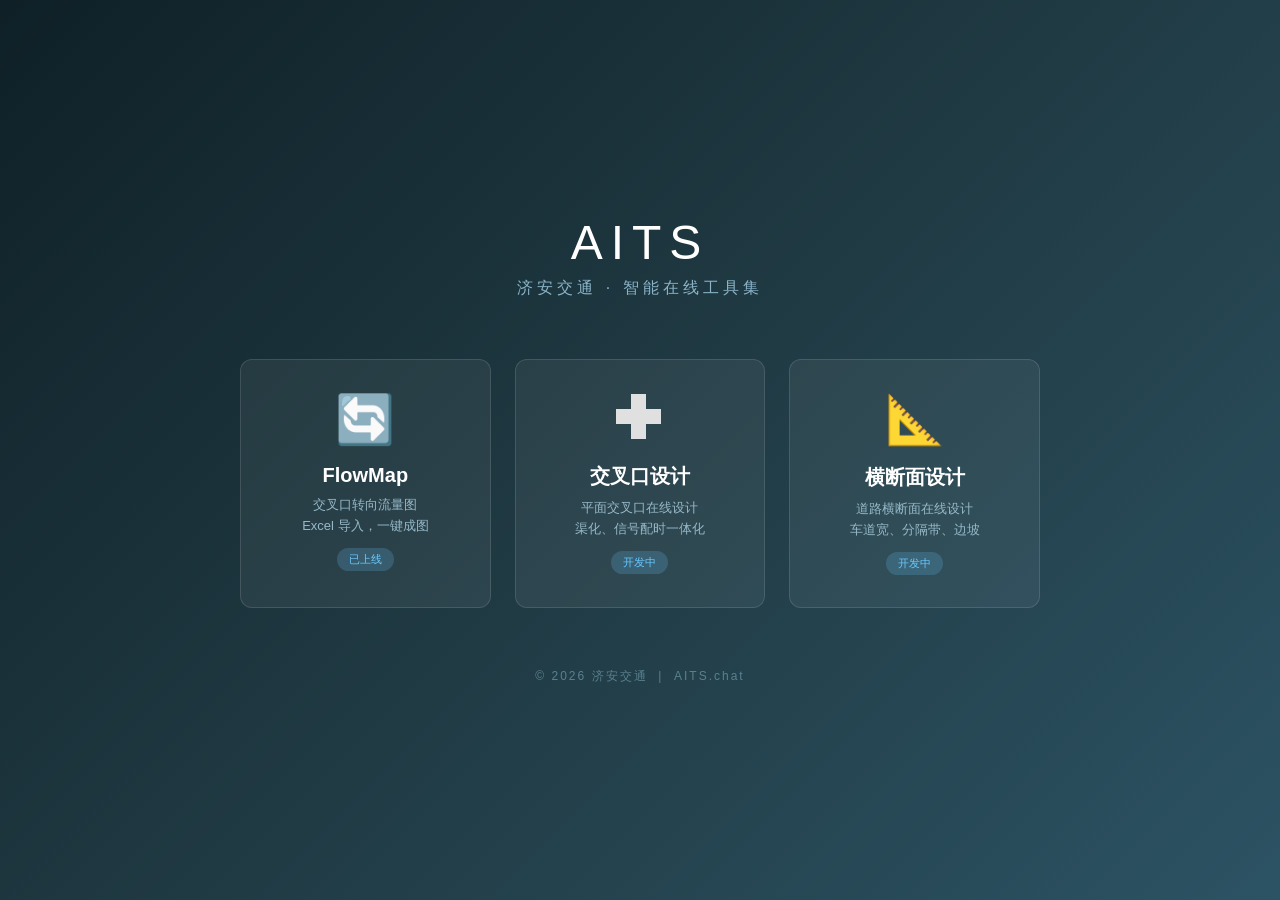
<file: index.html>
<!DOCTYPE html>
<html lang="zh-CN">
<head>
<meta charset="UTF-8">
<meta name="viewport" content="width=device-width, initial-scale=1.0">
<title>AITS — 智能交通系统在线工具</title>
<style>
  * { margin: 0; padding: 0; box-sizing: border-box; }
  body {
    font-family: "Microsoft YaHei", "PingFang SC", sans-serif;
    background: linear-gradient(135deg, #0f2027 0%, #203a43 50%, #2c5364 100%);
    min-height: 100vh;
    color: #e0e0e0;
    display: flex;
    flex-direction: column;
    align-items: center;
    justify-content: center;
    padding: 20px;
  }
  .container { max-width: 800px; width: 100%; }
  h1 {
    font-size: 48px;
    font-weight: 300;
    letter-spacing: 8px;
    text-align: center;
    margin-bottom: 8px;
    color: #fff;
  }
  .sub {
    text-align: center;
    color: #8ab4c8;
    font-size: 16px;
    letter-spacing: 4px;
    margin-bottom: 60px;
  }
  .tools {
    display: grid;
    grid-template-columns: repeat(auto-fit, minmax(220px, 1fr));
    gap: 24px;
  }
  .tool-card {
    background: rgba(255,255,255,0.06);
    border: 1px solid rgba(255,255,255,0.12);
    border-radius: 12px;
    padding: 32px 24px;
    text-decoration: none;
    color: #e0e0e0;
    transition: all 0.3s;
    display: flex;
    flex-direction: column;
    align-items: center;
    text-align: center;
  }
  .tool-card:hover {
    background: rgba(255,255,255,0.12);
    border-color: rgba(255,255,255,0.25);
    transform: translateY(-4px);
    box-shadow: 0 12px 40px rgba(0,0,0,0.3);
  }
  .icon {
    font-size: 48px;
    margin-bottom: 16px;
  }
  .tool-name {
    font-size: 20px;
    font-weight: 700;
    margin-bottom: 8px;
    color: #fff;
  }
  .tool-desc {
    font-size: 13px;
    color: #96b8c8;
    line-height: 1.6;
  }
  .tool-card.coming-soon {
    opacity: 0.6;
    cursor: default;
  }
  .tool-card.coming-soon:hover {
    transform: none;
    box-shadow: none;
    background: rgba(255,255,255,0.06);
    border-color: rgba(255,255,255,0.12);
  }
  .badge {
    display: inline-block;
    font-size: 11px;
    background: rgba(106, 200, 255, 0.2);
    color: #6ac8ff;
    padding: 4px 12px;
    border-radius: 20px;
    margin-top: 12px;
  }
  .footer {
    text-align: center;
    margin-top: 60px;
    font-size: 12px;
    color: #5a8090;
    letter-spacing: 2px;
  }
</style>
</head>
<body>
<div class="container">
  <h1>AITS</h1>
  <p class="sub">济安交通 · 智能在线工具集</p>

  <div class="tools">
    <a class="tool-card" href="/flowmap/">
      <div class="icon">🔄</div>
      <div class="tool-name">FlowMap</div>
      <div class="tool-desc">交叉口转向流量图<br>Excel 导入，一键成图</div>
      <span class="badge">已上线</span>
    </a>

    <a class="tool-card" href="/intersection/">
      <div class="icon">✚</div>
      <div class="tool-name">交叉口设计</div>
      <div class="tool-desc">平面交叉口在线设计<br>渠化、信号配时一体化</div>
      <span class="badge">开发中</span>
    </a>

    <a class="tool-card" href="/cross-section/">
      <div class="icon">📐</div>
      <div class="tool-name">横断面设计</div>
      <div class="tool-desc">道路横断面在线设计<br>车道宽、分隔带、边坡</div>
      <span class="badge">开发中</span>
    </a>
  </div>

  <div class="footer">© 2026 济安交通 &nbsp;|&nbsp; AITS.chat</div>
</div>
</body>
</html>
</file>
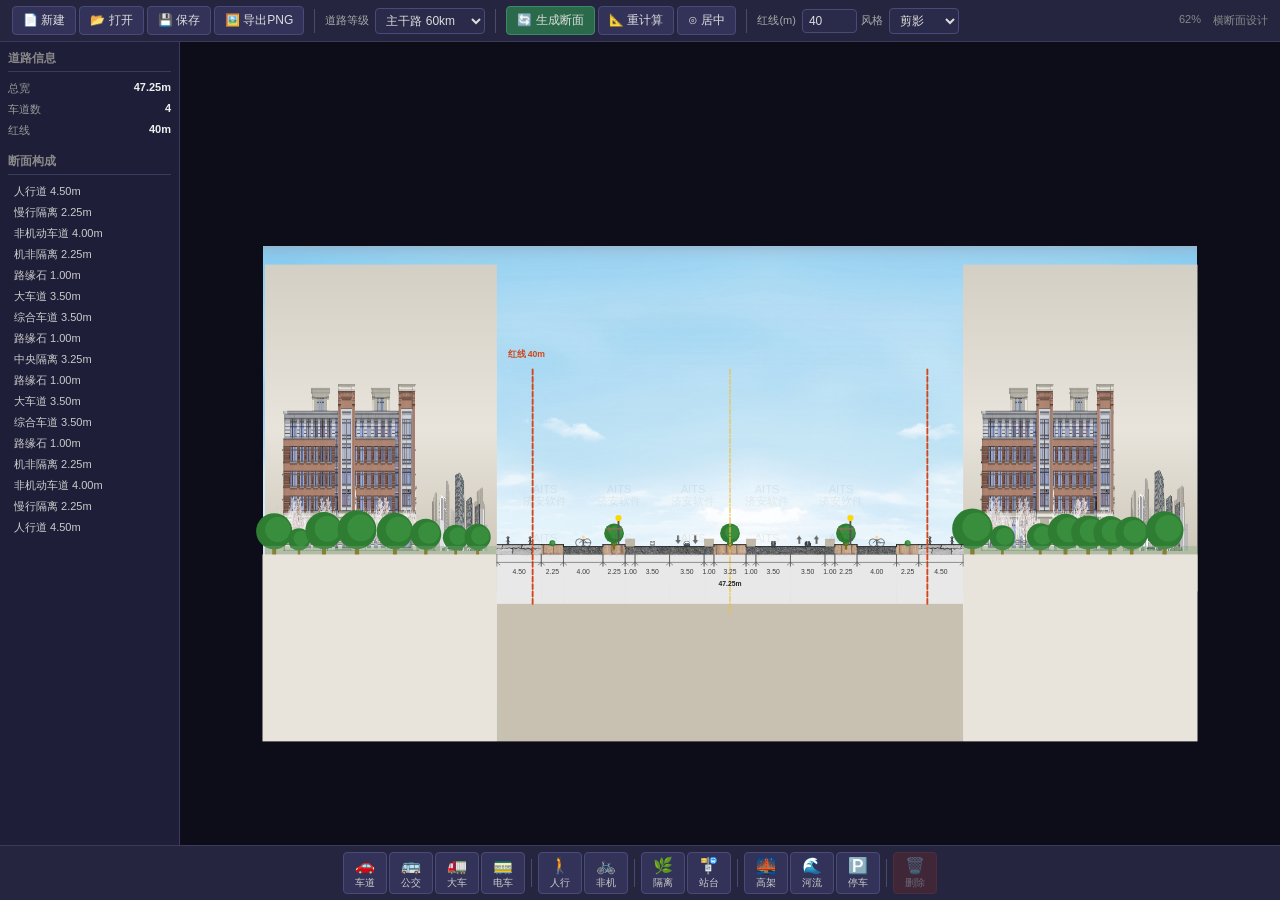
<file: cross-section/index.html>
<!DOCTYPE html>
<html lang="zh-CN">
<head>
<meta charset="UTF-8">
<meta name="viewport" content="width=device-width, initial-scale=1.0">
<title>横断面设计 - AITS</title>
<link rel="stylesheet" href="css/style.css?v=3.3">
</head>
<body>

<!-- 顶部工具栏 -->
<div id="top-toolbar">
  <div class="tb-group">
    <button class="tb-btn" id="btn-new" title="新建断面">📄 新建</button>
    <button class="tb-btn" id="btn-open" title="打开JSON文件">📂 打开</button>
    <button class="tb-btn" id="btn-save" title="保存到JSON">💾 保存</button>
    <button class="tb-btn" id="btn-export-png" title="导出PNG图片">🖼️ 导出PNG</button>
  </div>
  <div class="tb-sep"></div>
  <div class="tb-group">
    <label class="tb-label">道路等级</label>
    <select id="sel-grade" class="tb-select">
      <option value="0">快速路 100km</option>
      <option value="1">快速路 80km</option>
      <option value="2" selected>主干路 60km</option>
      <option value="3">主干路 50km</option>
      <option value="4">主干路 40km</option>
      <option value="5">次干路 40km</option>
      <option value="6">次干路 30km</option>
      <option value="7">支路 20km</option>
    </select>
  </div>
  <div class="tb-sep"></div>
  <div class="tb-group">
    <button class="tb-btn accent" id="btn-generate">🔄 生成断面</button>
    <button class="tb-btn" id="btn-recalc">📐 重计算</button>
    <button class="tb-btn" id="btn-center">⊙ 居中</button>
  </div>
  <div class="tb-sep"></div>
  <div class="tb-group">
    <label class="tb-label">红线(m)</label>
    <input type="number" id="input-redline" class="tb-input" value="40" min="10" max="100" step="1">
  </div>
  <div class="tb-group">
    <label class="tb-label">风格</label>
    <select id="sel-style" class="tb-select" style="width:70px">
      <option value="0">实景</option>
      <option value="1" selected>剪影</option>
    </select>
  </div>
  <div class="tb-right">
    <span id="status-zoom" class="tb-status">100%</span>
    <span id="status-info" class="tb-status">横断面设计</span>
  </div>
</div>

<!-- 主区域 -->
<div id="main-area">
  <!-- 左侧道路信息面板 -->
  <div id="left-panel">
    <div class="panel-section">
      <h3>道路信息</h3>
      <div class="info-row"><span class="ilabel">总宽</span><span class="ivalue" id="info-total-width">--</span></div>
      <div class="info-row"><span class="ilabel">车道数</span><span class="ivalue" id="info-lane-count">--</span></div>
      <div class="info-row"><span class="ilabel">红线</span><span class="ivalue" id="info-redline">--</span></div>
    </div>
    <div class="panel-section">
      <h3>断面构成</h3>
      <div id="element-list"></div>
    </div>
  </div>

  <!-- 画布 -->
  <div id="canvas-container">
    <canvas id="main-canvas"></canvas>
    <div id="loading-overlay" style="display:none">
      <div class="spinner"></div>
      <p>加载中...</p>
    </div>
  </div>

  <!-- 右侧属性面板 -->
  <div id="right-panel" style="display:none">
    <h3>元素属性</h3>
    <div id="prop-content"></div>
  </div>
</div>

<!-- 底部元素工具栏 -->
<div id="bottom-toolbar">
  <button class="elem-btn" data-type="Vehicle" title="机动车道">
    <span class="eicon">🚗</span><span>车道</span>
  </button>
  <button class="elem-btn" data-type="Bus" title="公交专用道">
    <span class="eicon">🚌</span><span>公交</span>
  </button>
  <button class="elem-btn" data-type="Truck" title="大车道">
    <span class="eicon">🚛</span><span>大车</span>
  </button>
  <button class="elem-btn" data-type="Tramcar" title="有轨电车">
    <span class="eicon">🚃</span><span>电车</span>
  </button>
  <span class="btb-sep"></span>
  <button class="elem-btn" data-type="Pedestrian" title="人行道">
    <span class="eicon">🚶</span><span>人行</span>
  </button>
  <button class="elem-btn" data-type="Bicycle" title="非机动车道">
    <span class="eicon">🚲</span><span>非机</span>
  </button>
  <span class="btb-sep"></span>
  <button class="elem-btn" data-type="IsoBelt" title="隔离带">
    <span class="eicon">🌿</span><span>隔离</span>
  </button>
  <button class="elem-btn" data-type="BusStop" title="公交站台">
    <span class="eicon">🚏</span><span>站台</span>
  </button>
  <span class="btb-sep"></span>
  <button class="elem-btn" data-type="UserDefine" data-ud="Overpass" title="高架">
    <span class="eicon">🌉</span><span>高架</span>
  </button>
  <button class="elem-btn" data-type="UserDefine" data-ud="Water" title="河流">
    <span class="eicon">🌊</span><span>河流</span>
  </button>
  <button class="elem-btn" data-type="UserDefine" data-ud="ParkLane" title="停车带">
    <span class="eicon">🅿️</span><span>停车</span>
  </button>
  <span class="btb-sep"></span>
  <button class="elem-btn danger" id="btn-delete" title="删除选中元素" disabled>
    <span class="eicon">🗑️</span><span>删除</span>
  </button>
</div>

<!-- 隐藏的文件输入 -->
<input type="file" id="file-open" accept=".json" style="display:none">

<script src="js/models.js?v=3.3"></script>
<script src="js/canvas-render.js?v=3.3"></script>
<script src="js/main.js?v=3.3"></script>
</body>
</html>
</file>
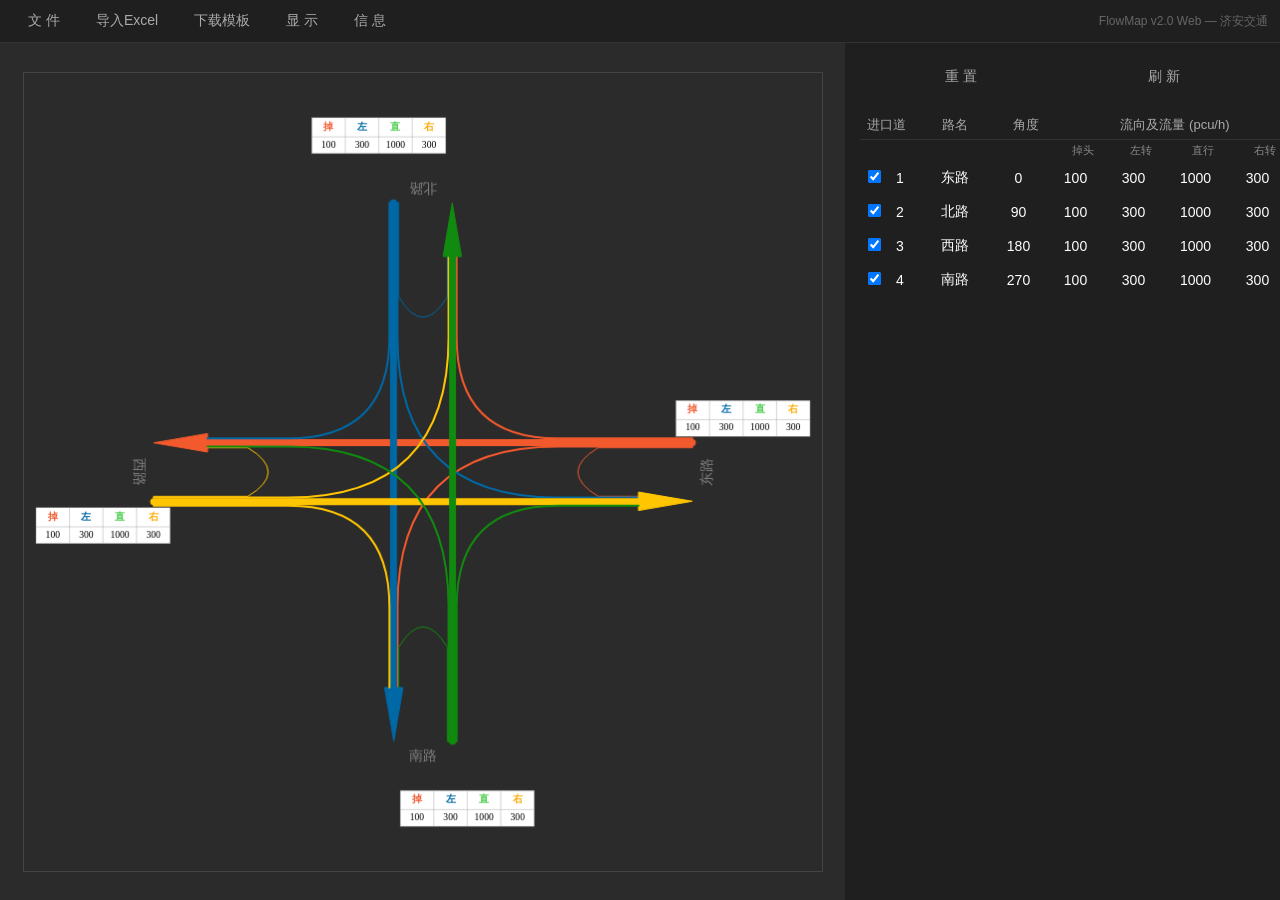
<file: flowmap/index.html>
<!DOCTYPE html>
<html lang="zh-CN">
<head>
<meta charset="UTF-8">
<script src="https://cdn.sheetjs.com/xlsx-0.20.2/package/dist/xlsx.full.min.js"></script>
<meta name="viewport" content="width=device-width, initial-scale=1.0">
<title>FlowMap 流量图设计 - Web版</title>
<style>
*{margin:0;padding:0;box-sizing:border-box}
body{font-family:'Microsoft YaHei','微软雅黑',sans-serif;background:#2b2b2b;color:#aaa;overflow:hidden;height:100vh}
#app{display:flex;flex-direction:column;height:100vh}

/* 顶部工具栏 */
#toolbar{display:flex;align-items:center;padding:4px 12px;background:#1f1f1f;border-bottom:1px solid #333;gap:4px;flex-shrink:0}
#toolbar button{background:transparent;border:none;color:#aaa;padding:8px 16px;font-size:14px;cursor:pointer;font-family:inherit;border-radius:2px}
#toolbar button:hover{background:#2b2b2b;color:#fff}

/* Popup Menu */
#fileMenu{display:none;position:absolute;top:36px;left:12px;background:#2b2b2b;border:1px solid #444;z-index:100;min-width:100px}
#fileMenu.show{display:block}
#fileMenu div{padding:10px 20px;font-size:14px;cursor:pointer;color:#aaa}
#fileMenu div:hover{background:#204544;color:#fff}

/* 主区域 */
#main{display:flex;flex:1;overflow:hidden}
#canvasWrap{display:flex;align-items:center;justify-content:center;flex:1;min-width:0;padding:15px;position:relative}
#flowCanvas{border:1px solid #444}

/* 右侧输入面板 */
#sidePanel{width:435px;background:#1f1f1f;display:flex;flex-direction:column;flex-shrink:0;overflow-y:auto}
#sidePanel .panel-top{padding:15px 15px 0;display:flex;gap:0;align-items:flex-start}
#sidePanel .panel-top button{flex:1;background:#1f1f1f;border:none;color:#aaa;padding:10px;font-size:14px;cursor:pointer;font-family:inherit}
#sidePanel .panel-top button:hover{background:#2b2b2b;color:#fff}
#flowForm{padding:15px}
#flowForm table{width:100%;border-collapse:collapse;table-layout:fixed}
#flowForm thead th{color:#aaa;font-size:13px;padding:5px 2px;text-align:center;font-weight:normal;border-bottom:1px solid #333}
#flowForm thead th.subhead{font-size:11px;color:#888;border-bottom:none;padding:3px 2px}
#flowForm td{padding:2px;text-align:center}
#flowForm input[type=text],#flowForm input[type=number]{width:100%;background:#1f1f1f;border:1px solid #1f1f1f;color:#fff;font-size:14px;padding:6px 4px;text-align:center;font-family:inherit;border-radius:2px}
#flowForm input[type=text]:focus,#flowForm input[type=number]:focus{outline:none;border-color:#448DCA}
#flowForm input.readonly{color:#777;border:none}
#flowForm input:disabled{color:#555}
#flowForm .btn-row{display:flex;justify-content:flex-end;gap:4px;margin-top:8px}
#flowForm .btn-row button{background:#1f1f1f;border:none;color:#aaa;padding:8px 16px;font-size:14px;cursor:pointer;font-family:inherit;border-radius:2px;width:85px}
#flowForm .btn-row button:hover{background:#2b2b2b;color:#fff}
#flowForm .id-cell{color:#fff;font-size:14px}

/* 图形设置面板 */
#graphPanel{display:none;position:absolute;top:50%;left:50%;transform:translate(-50%,-50%);background:#2b2b2b;border:1px solid #555;z-index:200;padding:20px;min-width:420px;color:#aaa}
#graphPanel.show{display:block}
#graphPanel h3{margin-bottom:15px;color:#fff;font-size:16px}
#graphPanel .row{display:flex;align-items:center;margin-bottom:10px;gap:10px}
#graphPanel .row label{width:80px;text-align:right;font-size:14px}
#graphPanel .row select,#graphPanel .row input{background:#1f1f1f;border:1px solid #333;color:#fff;padding:4px 8px;font-size:14px;font-family:inherit}
#graphPanel .color-swatch{width:30px;height:20px;border:1px solid #555;cursor:pointer}
#graphPanel .btn-row{display:flex;justify-content:flex-end;gap:8px;margin-top:15px}
#graphPanel .btn-row button{background:#1f1f1f;border:1px solid #333;color:#aaa;padding:6px 20px;font-size:14px;cursor:pointer;font-family:inherit;border-radius:2px}
#graphPanel .btn-row button:hover{background:#333;color:#fff}

/* 遮罩 */
#overlay{display:none;position:fixed;top:0;left:0;width:100%;height:100%;background:rgba(0,0,0,0.5);z-index:150}
#overlay.show{display:block}

/* 提示信息 */
#infoPanel{display:none;position:absolute;top:50%;left:50%;transform:translate(-50%,-50%);background:#2b2b2b;border:1px solid #555;z-index:200;padding:20px;min-width:350px;color:#aaa}
#infoPanel.show{display:block}
#infoPanel h3{margin-bottom:15px;color:#fff;font-size:16px}
#infoPanel p{margin-bottom:8px;font-size:14px}
#infoPanel .btn-row{display:flex;justify-content:flex-end;margin-top:15px}
#infoPanel .btn-row button{background:#1f1f1f;border:1px solid #333;color:#aaa;padding:6px 20px;font-size:14px;cursor:pointer;font-family:inherit;border-radius:2px}
#infoPanel .btn-row button:hover{background:#333;color:#fff}
</style>
</head>
<body>
<div id="app">
  <div id="toolbar">
    <button id="btnFile">文 件</button>
    <button id="btnExcel">导入Excel</button>
    <button id="btnTpl">下载模板</button>
    <button id="btnGraph">显 示</button>
    <button id="btnInfo">信 息</button>
    <span style="flex:1"></span>
    <span style="font-size:12px;color:#666">FlowMap v2.0 Web — 济安交通</span>
  </div>
  <div id="fileMenu">
    <div id="miOpen">打 开 (.flw)</div>
    <div id="miSave">保 存 (.flw)</div>
    <div id="miExport">导出 PNG</div>
  </div>
  <div id="main">
    <div id="canvasWrap">
      <canvas id="flowCanvas"></canvas>
    </div>
    <div id="sidePanel">
      <div class="panel-top">
        <button id="btnReset">重 置</button>
        <button id="btnRefresh">刷 新</button>
      </div>
      <div id="flowForm">
        <table id="roadTable">
          <colgroup>
            <col style="width:28px">
            <col style="width:24px">
            <col style="width:85px">
            <col style="width:58px">
            <col style="width:56px">
            <col style="width:60px">
            <col style="width:64px">
            <col style="width:60px">
          </colgroup>
          <thead>
            <tr><th colspan="2">进口道</th><th>路名</th><th>角度</th><th colspan="4">流向及流量 (pcu/h)</th></tr>
            <tr><th class="subhead"></th><th class="subhead"></th><th class="subhead"></th><th class="subhead"></th><th class="subhead">掉头</th><th class="subhead">左转</th><th class="subhead">直行</th><th class="subhead">右转</th></tr>
          </thead>
          <tbody>
          </tbody>
        </table>
      </div>
    </div>
  </div>
</div>

<!-- 图形设置 -->
<div id="overlay"></div>
<div id="graphPanel">
  <h3>图形显示设置</h3>
  <div class="row"><label>流量比例</label><select id="gsFlowRatio"><option value="0.5">0.5</option><option value="1" selected>1.0</option><option value="1.5">1.5</option><option value="2">2.0</option></select></div>
  <div class="row"><label>字体族</label><select id="gsFontFamily"><option value="微软雅黑">微软雅黑</option><option value="宋体">宋体</option><option value="黑体">黑体</option><option value="楷体">楷体</option><option value="Arial">Arial</option></select></div>
  <div class="row"><label>字体大小</label><select id="gsFontSize"></select></div>
  <div class="row"><label>字体颜色</label><input type="color" id="gsFontColor" value="#808080"></div>
  <div class="row"><label>流量表</label><select id="gsFlag"><option value="1">显示</option><option value="0">隐藏</option></select></div>
  <div class="row"><label>表格比例</label><input type="range" id="gsScale" min="1" max="40" value="15" style="flex:1"></div>
  <div class="row"><label>道路1颜色</label><input type="color" id="gsRoadColor0" value="#f2592d"><div class="color-swatch" id="sw0" style="background:#f2592d"></div></div>
  <div class="row"><label>道路2颜色</label><input type="color" id="gsRoadColor1" value="#0068a5"><div class="color-swatch" id="sw1" style="background:#0068a5"></div></div>
  <div class="row"><label>道路3颜色</label><input type="color" id="gsRoadColor2" value="#ffc500"><div class="color-swatch" id="sw2" style="background:#ffc500"></div></div>
  <div class="row"><label>道路4颜色</label><input type="color" id="gsRoadColor3" value="#118b0f"><div class="color-swatch" id="sw3" style="background:#118b0f"></div></div>
  <div class="row"><label>背景颜色</label><input type="color" id="gsBgColor" value="#2b2b2b"><div class="color-swatch" id="swBg" style="background:#2b2b2b"></div></div>
  <div class="btn-row">
    <button id="gsCancel">取 消</button>
    <button id="gsApply">确 定</button>
  </div>
</div>

<!-- 关于 -->
<div id="infoPanel">
  <h3>FlowMap 流量图设计软件</h3>
  <p>版本：v2.0 Web</p>
  <p>济安交通工程咨询有限公司</p>
  <p>基于原 WPF 桌面版翻译为纯前端 Web 应用</p>
  <p>支持三叉口、四叉口交叉口流量图绘制</p>
  <p>支持 .flw 文件读写</p>
  <div class="btn-row"><button id="infoClose">关 闭</button></div>
</div>

<input type="file" id="fileInput" accept=".flw" style="display:none">
<input type="file" id="excelInput" accept=".xlsx,.xls" style="display:none">

<script>
// ==================== 数据模型 ====================
class FlowInfo {
  constructor(flowValue, startId, endId, turnShow) {
    this.flowValue = flowValue || 0;
    this.startId = startId || '';
    this.endId = endId || '';
    this.turnShow = turnShow || 0; // 0=掉头 1=左转 2=直行 3=右转
  }
}
class Flows {
  constructor() { this.flowList = []; }
}
class RoadInfo {
  constructor(roadId, roadName, roadDir) {
    this.roadId = roadId || '';
    this.roadName = roadName || '';
    this.roadDir = roadDir || 0;
    this.flowsList = [new Flows()];
  }
}
// 全局显示设置
const DisplaySettings = {
  fontsize: 14,
  fontfamily: '微软雅黑',
  fontcolor: '#808080',
  flag: true,        // 是否显示流量表
  scale: 0.15,
  roadColors: ['#f2592d','#0068a5','#ffc500','#118b0f'],
  backgroundColor: '#2b2b2b',
  flowRatio: 1,
  zoomRatio: 1,
  moveX: 0,
  moveY: 0
};

// ==================== 计算引擎 (翻译自Calculate.cs) ====================
const Calc = {
  // 求两直线交点
  getCrossPoint(p1, p2, p3, p4) {
    const cp = {x:0, y:0};
    if (p1.x === p2.x) {
      cp.x = p1.x;
      cp.y = cp.x * (p4.y - p3.y) / (p4.x - p3.x) + (p4.x * p3.y - p3.x * p4.y) / (p4.x - p3.x);
    } else if (p3.x === p4.x) {
      cp.x = p3.x;
      cp.y = cp.x * (p2.y - p1.y) / (p2.x - p1.x) + (p2.x * p1.y - p1.x * p2.y) / (p2.x - p1.x);
    } else {
      const a1 = (p2.y - p1.y) / (p2.x - p1.x);
      const b1 = p1.y - a1 * p1.x;
      const a2 = (p4.y - p3.y) / (p4.x - p3.x);
      const b2 = p3.y - a2 * p3.x;
      cp.x = (b2 - b1) / (a1 - a2);
      cp.y = (a1 * b2 - a2 * b1) / (a1 - a2);
    }
    return cp;
  },

  // 获取路段长度
  getLinkLength(midWidth, midHeight, roadDir) {
    const rad = Math.PI * roadDir / 180;
    if (Math.abs(Math.tan(rad)) * midWidth * 0.675 <= midHeight * 0.675) {
      return midWidth * 0.675 / Math.abs(Math.cos(rad));
    } else {
      return midHeight * 0.675 / Math.abs(Math.sin(rad));
    }
  },

  // 获取直行终点ID
  getStraightPointID(pointID, roadList) {
    let straPointID = -1;
    let minDiff = 180;
    if (roadList.length === 4) {
      for (let i = 0; i < roadList.length; i++) {
        const diff = Math.abs(Math.abs(roadList[i].roadDir - roadList[pointID].roadDir) - 180);
        if (diff < minDiff && Math.abs(pointID - i) === 2) {
          minDiff = diff;
          straPointID = i;
        }
      }
    }
    return straPointID;
  },

  // 获取转向点直行夹角
  getLinkTurnDir(pList1, pList2, roadList) {
    const dirList = [];
    for (let i = 0; i < roadList.length; i++) {
      const straID = this.getStraightPointID(i, roadList);
      if (straID === -1) {
        if (roadList[i].roadDir < 180) dirList.push(roadList[i].roadDir);
        else dirList.push(roadList[i].roadDir - 180);
      } else {
        for (let j = 0; j < roadList.length; j++) {
          if (j === straID) {
            if (pList2[j].x !== pList1[i].x) {
              const tanD = (pList2[j].y - pList1[i].y) / (pList2[j].x - pList1[i].x);
              let dir = -Math.round(Math.atan(tanD) * 180 / Math.PI);
              if (dir < 0) dir += 180;
              dirList.push(dir);
            } else {
              dirList.push(90);
            }
          }
        }
      }
    }
    return dirList;
  },

  // 获取路段起始中心夹角
  getLinkCenterDir(roadList) {
    return roadList.map(r => r.roadDir >= 180 ? r.roadDir - 180 : r.roadDir);
  },

  // 获取转向中心点
  getLinkTurnCenterPoint(iW, iH, roadList) {
    const mw = iW / 2;
    const mh = iH / 2;
    const oldPoints = roadList.map(r => {
      const len = this.getLinkLength(mw, mh, r.roadDir);
      const rad = Math.PI * r.roadDir / 180;
      return { x: mw + Math.cos(rad) * len / 2, y: mh - Math.sin(rad) * len / 2 };
    });
    return oldPoints;
  },

  // 获取路段起始中心点
  getLinkCenterPoint(iW, iH, roadList) {
    const turnPoints = this.getLinkTurnCenterPoint(iW, iH, roadList);
    const dirList = this.getLinkCenterDir(roadList);
    const mw = iW / 2;
    const mh = iH / 2;
    return roadList.map((r, i) => {
      let d = dirList[i];
      if (Math.abs(r.roadDir - d) > 90) d += 180;
      const len = this.getLinkLength(mw, mh, d);
      const rad = Math.PI * d / 180;
      return { x: turnPoints[i].x + Math.cos(rad) * len / 2, y: turnPoints[i].y - Math.sin(rad) * len / 2 };
    });
  },

  // 获取路段流量（进口/出口）
  getLinkFlow(roadList, type, roadID) {
    let sum = 0;
    for (const ri of roadList) {
      for (const flow of ri.flowsList[0].flowList) {
        if (type === 'in' && flow.startId === roadID) sum += flow.flowValue;
        if (type === 'out' && flow.endId === roadID) sum += flow.flowValue;
      }
    }
    return sum;
  },

  // 获取任意偏移点
  getShiftPoint(pointList, roadList, type, delta) {
    const inPts = [], outPts = [];
    const dirList = this.getLinkCenterDir(roadList);
    for (let i = 0; i < roadList.length; i++) {
      const dir = dirList[i] * Math.PI / 180;
      const sinD = Math.sin(dir), cosD = Math.cos(dir);
      if (Math.abs(roadList[i].roadDir - dirList[i]) < 90) {
        inPts.push({ x: pointList[i].x - delta * sinD, y: pointList[i].y - delta * cosD });
        outPts.push({ x: pointList[i].x + delta * sinD, y: pointList[i].y + delta * cosD });
      } else {
        inPts.push({ x: pointList[i].x + delta * sinD, y: pointList[i].y + delta * cosD });
        outPts.push({ x: pointList[i].x - delta * sinD, y: pointList[i].y - delta * cosD });
      }
    }
    return type === 'in' ? inPts : outPts;
  },

  // 获取进出口偏移量列表
  getDeltaList(roadList, iW, iH, maxFlow, type) {
    const thickness = this.getLinkThickness(roadList, maxFlow);
    const inHalf = [], outHalf = [];
    for (const ri of roadList) {
      inHalf.push(this.getLinkFlow(roadList, 'in', ri.roadId) * thickness / 2);
      outHalf.push(this.getLinkFlow(roadList, 'out', ri.roadId) * thickness / 2);
    }
    const minDelta = iW * 15 / 500;
    const inD = [], outD = [];
    for (let j = 0; j < roadList.length; j++) {
      const straID = this.getStraightPointID(j, roadList);
      if (straID !== -1) {
        inD.push(Math.max(inHalf[j], outHalf[straID]) + minDelta);
        outD.push(Math.max(outHalf[j], inHalf[straID]) + minDelta);
      } else {
        inD.push(inHalf[j] + minDelta);
        outD.push(outHalf[j] + minDelta);
      }
    }
    return type === 'in' ? inD : outD;
  },

  // 获取偏移后的路段中心点
  getLinkCenterShiftPoint(pointList, roadList, type, maxFlow, iW, iH) {
    const deltaList = this.getDeltaList(roadList, iW, iH, maxFlow, type);
    const dirList = this.getLinkCenterDir(roadList);
    const inPts = [], outPts = [];
    for (let i = 0; i < roadList.length; i++) {
      const dir = dirList[i] * Math.PI / 180;
      const delta = deltaList[i];
      const sinD = Math.sin(dir), cosD = Math.cos(dir);
      if (Math.abs(roadList[i].roadDir - dirList[i]) < 90) {
        inPts.push({ x: pointList[i].x - delta * sinD, y: pointList[i].y - delta * cosD });
        outPts.push({ x: pointList[i].x + delta * sinD, y: pointList[i].y + delta * cosD });
      } else {
        inPts.push({ x: pointList[i].x + delta * sinD, y: pointList[i].y + delta * cosD });
        outPts.push({ x: pointList[i].x - delta * sinD, y: pointList[i].y - delta * cosD });
      }
    }
    return type === 'in' ? inPts : outPts;
  },

  // 线段上按比例取点
  getPoint(p1, p2, ratio) {
    if (p1.x === p2.x) {
      const deltaY = Math.abs(p1.y - p2.y) * ratio;
      return { x: p1.x, y: p1.y + deltaY < p2.y ? p1.y + deltaY : p1.y - deltaY };
    }
    if (p1.y === p2.y) {
      const deltaX = Math.abs(p1.x - p2.x) * ratio;
      return { x: p1.x + deltaX < p2.x ? p1.x + deltaX : p1.x - deltaX, y: p1.y };
    }
    return { x: ratio * p2.x + (1 - ratio) * p1.x, y: ratio * p2.y + (1 - ratio) * p1.y };
  },

  // 获取流量宽度比例
  getLinkThickness(roadList, maxFlow) {
    let max = maxFlow;
    for (const ri of roadList) {
      for (const flow of ri.flowsList[0].flowList) {
        if (flow.flowValue > max) max = flow.flowValue;
      }
    }
    return 50 * DisplaySettings.flowRatio / max;
  },

  // 根据流量获取转向点偏移
  getLinkTurnPointByFlow(pointList, roadList, type, startID, endID, turnShow, thickness) {
    let sumFlow, delta = 0;
    let inId = parseInt(startID), outId = parseInt(endID);
    if (type === 'in') {
      sumFlow = this.getLinkFlow(roadList, 'in', startID);
    } else {
      sumFlow = this.getLinkFlow(roadList, 'out', endID);
    }
    for (const ri of roadList) {
      if (type === 'in') {
        if (ri.roadId === startID) {
          for (const fi of ri.flowsList[0].flowList) {
            if (fi.turnShow < turnShow) delta += fi.flowValue;
            if (fi.turnShow === turnShow) delta += fi.flowValue / 2;
          }
        }
      } else {
        for (const fi of ri.flowsList[0].flowList) {
          if (fi.endId === endID && fi.turnShow <= turnShow) {
            if (fi.startId === startID) delta += fi.flowValue / 2;
            else delta += fi.flowValue;
          }
        }
      }
    }
    let ri;
    for (const r of roadList) {
      if (r.roadId === startID) inId = roadList.indexOf(r);
      if (r.roadId === endID) outId = roadList.indexOf(r);
    }
    if (type === 'in') {
      ri = roadList[inId];
      return this.getShiftPoint(pointList, [ri], type, (delta - sumFlow / 2) * thickness)[0];
    } else {
      ri = roadList[outId];
      return this.getShiftPoint(pointList, [ri], type, (delta - sumFlow / 2) * thickness)[0];
    }
  }
};

// ==================== 绘图引擎 (翻译自Draw.cs) ====================
const Drawer = {
  // 画三角形箭头
  drawTriangle(ctx, p1, p2, width, height, color) {
    ctx.save();
    ctx.fillStyle = color;
    ctx.strokeStyle = color;
    ctx.lineWidth = 1;
    ctx.beginPath();
    let pts;
    if (p1.x === p2.x) {
      pts = [{x:p2.x + width/2, y:p2.y},{x:p2.x - width/2, y:p2.y}];
      pts.push({x:p2.x, y: p2.y - height < p1.y ? p2.y - height : p2.y + height});
    } else if (p1.y === p2.y) {
      pts = [{x:p2.x, y:p2.y - width/2},{x:p2.x, y:p2.y + width/2}];
      pts.push({x: p2.x + height > p1.x ? p2.x + height : p2.x - height, y:p2.y});
    } else {
      const ratio = (p2.y - p1.y) / (p2.x - p1.x);
      const denom = 2 * Math.sqrt(1 + ratio * ratio);
      pts = [
        {x:p2.x + width * ratio / denom, y:p2.y - width / denom},
        {x:p2.x - width * ratio / denom, y:p2.y + width / denom}
      ];
      const hx = p2.x + height / Math.sqrt(1 + ratio * ratio);
      pts.push({x: hx > p1.x ? hx : p2.x - height / Math.sqrt(1 + ratio * ratio),
                y: hx > p1.x ? p2.y + ratio * height / Math.sqrt(1 + ratio * ratio) :
                               p2.y - ratio * height / Math.sqrt(1 + ratio * ratio)});
    }
    ctx.moveTo(pts[0].x, pts[0].y);
    ctx.lineTo(pts[1].x, pts[1].y);
    ctx.lineTo(pts[2].x, pts[2].y);
    ctx.closePath();
    ctx.fill();
    ctx.stroke();
    ctx.restore();
  },

  // 画转向路径
  drawTurn(ctx, sp, stp, etp, ep, stcp, etcp, rd1, rd2, color, thickness, iW, iH) {
    ctx.save();
    ctx.strokeStyle = color;
    ctx.lineWidth = Math.max(1, thickness);
    ctx.lineCap = 'round';
    ctx.lineJoin = 'round';
    ctx.beginPath();
    ctx.moveTo(sp.x, sp.y);

    let sTP = {...stp}, eTP = {...etp};
    const centerPt = { x: (stp.x + etp.x) / 2, y: (stp.y + etp.y) / 2 };

    if (stcp.x === etcp.x && stcp.y === etcp.y) {
      // 掉头
      sTP = Calc.getPoint(stp, sp, 0.3);
      eTP = Calc.getPoint(etp, ep, 0.5);
      ctx.lineTo(sTP.x, sTP.y);
      ctx.quadraticCurveTo(centerPt.x, centerPt.y, eTP.x, eTP.y);
    } else if (Math.abs(rd1 - rd2) === 180) {
      // 直行
      ctx.lineTo(sTP.x, sTP.y);
      ctx.quadraticCurveTo(centerPt.x, centerPt.y, eTP.x, eTP.y);
    } else {
      // 左转/右转
      if (Math.abs(rd1 - rd2) <= 90 || Math.abs(rd1 - rd2) >= 270) {
        const tarLen = 0.25 * Calc.getLinkLength(iW / 2, iH / 2, rd2);
        if (Math.abs(stp.y - etp.y) < tarLen) {
          if (rd1 >= 180 && rd1 <= 270 && (rd2 - rd1) > 0) {
            eTP = Calc.getPoint(etp, ep, 0.5);
          } else {
            eTP = Calc.getPoint(etp, ep, 0.5);
            sTP = Calc.getPoint(stp, sp, 0.3);
          }
        } else {
          if (Math.abs(stp.x - etp.x) < tarLen) {
            if (rd1 >= 180 && rd1 <= 270 && (rd2 - rd1) > 0) {
              sTP = Calc.getPoint(stp, sp, 0.5);
            } else {
              eTP = Calc.getPoint(etp, ep, 0.5);
              sTP = Calc.getPoint(stp, sp, 0.3);
            }
          }
        }
      }
      ctx.lineTo(sTP.x, sTP.y);
      const cp = Calc.getCrossPoint(sp, sTP, eTP, ep);
      ctx.quadraticCurveTo(cp.x, cp.y, eTP.x, eTP.y);
    }
    ctx.lineTo(ep.x, ep.y);
    ctx.stroke();
    ctx.restore();
  },

  // 画路段名称文字
  drawText(ctx, iW, iH, roadList, delta) {
    const pts = Calc.getLinkCenterPoint(iW, iH, roadList);
    const dirs = Calc.getLinkCenterDir(roadList);
    for (let i = 0; i < roadList.length; i++) {
      const name = roadList[i].roadName;
      ctx.save();
      ctx.font = `${DisplaySettings.fontsize}px "${DisplaySettings.fontfamily}"`;
      const metrics = ctx.measureText(name);
      const tw = metrics.width + 8;

      // 计算偏移后的位置（偏移delta像素）
      const d = dirs[i];
      let dir = d * Math.PI / 180;
      let cx, cy;
      if (Math.abs(roadList[i].roadDir - d) < 90) {
        cx = pts[i].x + delta * Math.cos(dir);
        cy = pts[i].y - delta * Math.sin(dir);
      } else {
        cx = pts[i].x - delta * Math.cos(dir);
        cy = pts[i].y + delta * Math.sin(dir);
      }

      // 旋转并绘制
      const angle = (270 - roadList[i].roadDir) * Math.PI / 180;
      ctx.translate(cx, cy);
      ctx.rotate(angle);
      ctx.fillStyle = DisplaySettings.fontcolor;
      ctx.textAlign = 'center';
      ctx.textBaseline = 'middle';
      ctx.fillText(name, 0, 0);
      ctx.restore();
    }
  },

  // 画路段转向
  drawLinkTurn(ctx, roadList, iW, iH, maxFlow) {
    const thickness = Calc.getLinkThickness(roadList, maxFlow);
    const colors = DisplaySettings.roadColors;

    const centerPts = Calc.getLinkCenterPoint(iW, iH, roadList);
    const turnPts = Calc.getLinkTurnCenterPoint(iW, iH, roadList);

    const inCenterPts = Calc.getLinkCenterShiftPoint(centerPts, roadList, 'in', maxFlow, iW, iH);
    const inTurnPts = Calc.getLinkCenterShiftPoint(turnPts, roadList, 'in', maxFlow, iW, iH);
    const outCenterPts = Calc.getLinkCenterShiftPoint(centerPts, roadList, 'out', maxFlow, iW, iH);
    const outTurnPts = Calc.getLinkCenterShiftPoint(turnPts, roadList, 'out', maxFlow, iW, iH);

    for (let i = 0; i < roadList.length; i++) {
      const straID = Calc.getStraightPointID(i, roadList);
      for (let j = 0; j < roadList.length; j++) {
        const outFlowVal = Calc.getLinkFlow(roadList, 'out', roadList[j].roadId);
        for (const flow of roadList[i].flowsList[0].flowList) {
          if (flow.startId === roadList[i].roadId && flow.endId === roadList[j].roadId) {
            const p1 = Calc.getLinkTurnPointByFlow([inCenterPts[i]], roadList, 'in', flow.startId, flow.endId, flow.turnShow, thickness);
            const p2 = Calc.getLinkTurnPointByFlow([inTurnPts[i]], roadList, 'in', flow.startId, flow.endId, flow.turnShow, thickness);
            const p3 = Calc.getLinkTurnPointByFlow([outCenterPts[j]], roadList, 'out', flow.startId, flow.endId, flow.turnShow, thickness);
            const p4 = Calc.getLinkTurnPointByFlow([outTurnPts[j]], roadList, 'out', flow.startId, flow.endId, flow.turnShow, thickness);
            const p5 = Calc.getPoint(p3, p4, 0.4);

            // 画转向曲线
            this.drawTurn(ctx, p1, p2, p4, p5, turnPts[i], turnPts[j],
              roadList[i].roadDir, roadList[j].roadDir, colors[i],
              Math.ceil(flow.flowValue * thickness), iW, iH);

            // 画箭头
            if (j === straID) {
              const aw = 1.75 * outFlowVal * thickness;
              const dist = Math.sqrt(Math.pow(outCenterPts[j].y - outTurnPts[j].y, 2) + Math.pow(outCenterPts[j].x - outTurnPts[j].x, 2));
              const ah = 0.4 * dist;
              const arrowP = Calc.getPoint(outCenterPts[j], outTurnPts[j], 0.4);
              this.drawTriangle(ctx, outTurnPts[j], arrowP, aw, ah, colors[i]);
            }
            if (straID === -1 && j === i) {
              const toutFlow = Calc.getLinkFlow(roadList, 'out', roadList[i].roadId);
              const aw = 1.75 * toutFlow * thickness;
              const dist = Math.sqrt(Math.pow(outCenterPts[j].y - outTurnPts[j].y, 2) + Math.pow(outCenterPts[j].x - outTurnPts[j].x, 2));
              const ah = 0.4 * dist;
              const arrowP = Calc.getPoint(outCenterPts[i], outTurnPts[i], 0.4);
              this.drawTriangle(ctx, outTurnPts[j], arrowP, aw, ah, colors[i]);
            }
          }
        }
      }
    }
  },

  // 画流量表
  // 表格放在每条路的远端外侧（无箭头的一端），不压流线和路名
  getTablePosition(roadDir, iW, iH, gridW, gridH, scale) {
    const mw = iW / 2, mh = iH / 2;
    let dir = ((roadDir % 360) + 360) % 360;
    const rad = dir * Math.PI / 180;

    /* ---- 第一步：道路远端端点 ---- */
    const roadLen = Calc.getLinkLength(mw, mh, roadDir);
    const farX = mw + Math.cos(rad) * roadLen;
    const farY = mh - Math.sin(rad) * roadLen;

    /* ---- 第二步：从远端沿道路方向再往外推 ---- */
    const pushDist = Math.max(gridW * 0.5, iW * scale * 0.10);
    const tipX = farX + Math.cos(rad) * pushDist;
    const tipY = farY - Math.sin(rad) * pushDist;

    /* ---- 第三步：垂直偏移（+90° 逆时针），推向对应外角落 ---- */
    //   东0°→右上  西180°→左下  北90°→左上  南270°→右下
    const perpRad = (roadDir + 90) * Math.PI / 180;
    // 南北路垂直偏移略小，贴紧道路绕行线
    const isNS = (dir > 45 && dir < 135) || (dir > 225 && dir < 315);
    const perpDist = gridW * (isNS ? 0.33 : 0.40);

    let ax = tipX + Math.cos(perpRad) * perpDist - gridW / 2;
    let ay = tipY - Math.sin(perpRad) * perpDist - gridH / 2;

    /* ---- 第四步：边界钳制，防溢出画布 ---- */
    const m = 12;
    ax = Math.max(m, Math.min(iW - gridW - m, ax));
    ay = Math.max(m, Math.min(iH - gridH - m, ay));

    return { x: ax, y: ay };
  },

  drawFlowTable(ctx, roadList, iW, iH, scale, delta, maxFlow) {
    const turnColors = {0:'#f2592d', 1:'#0068a5', 2:'#44cc44', 3:'#ffaa00'};
    const turnLabels = {0:'掉', 1:'左', 2:'直', 3:'右'};

    for (let i = 0; i < roadList.length; i++) {
      const oldFlows = roadList[i].flowsList[0].flowList;
      const newFlows = oldFlows.filter(f => f.flowValue !== 0);
      const colNum = newFlows.length;
      if (colNum === 0) continue;

      // 表格尺寸
      const fontSize = this.getFontSize(iW);
      const colW = Math.max(22, fontSize * 2.8);
      const headerH = fontSize * 1.6;
      const valueH = fontSize * 1.4;
      const gridW = colNum * colW;
      const gridH = headerH + valueH;

      // 根据路段实际几何计算安全位置
      const anchor = this.getTablePosition(roadList[i].roadDir, iW, iH, gridW, gridH, scale);
      const gridX = anchor.x;
      const gridY = anchor.y;

      ctx.save();
      ctx.fillStyle = '#ffffff';
      ctx.fillRect(gridX, gridY, gridW, gridH);
      ctx.strokeStyle = '#888888';
      ctx.lineWidth = 0.5;
      ctx.strokeRect(gridX, gridY, gridW, gridH);

      // 分割线
      ctx.strokeStyle = '#aaa';
      ctx.lineWidth = 0.5;
      ctx.beginPath();
      ctx.moveTo(gridX, gridY + headerH);
      ctx.lineTo(gridX + gridW, gridY + headerH);
      for (let s = 1; s < colNum; s++) {
        const sx = gridX + s * colW;
        ctx.moveTo(sx, gridY); ctx.lineTo(sx, gridY + gridH);
      }
      ctx.stroke();

      // 填充转向中文 + 流量值
      for (let k = 0; k < colNum; k++) {
        const cx = gridX + (k + 0.5) * colW;
        const turnVal = parseInt(newFlows[k].turnShow);

        ctx.fillStyle = turnColors[turnVal] || '#888';
        ctx.font = `bold ${fontSize * 0.85}px "${DisplaySettings.fontfamily}"`;
        ctx.textAlign = 'center';
        ctx.textBaseline = 'middle';
        ctx.fillText(turnLabels[turnVal] || '?', cx, gridY + headerH / 2);

        const txt = newFlows[k].flowValue.toString();
        ctx.fillStyle = '#000000';
        ctx.font = `${fontSize * 0.8}px "${DisplaySettings.fontfamily}"`;
        ctx.fillText(txt, cx, gridY + headerH + valueH / 2);
      }
      ctx.restore();
    }
  },

  getFontSize(iW) {
    return Math.max(11, 1 * (DisplaySettings.scale * iW / 10));
  },

  // 主渲染函数
  renderAll(ctx, iW, iH, roadList) {
    const maxFlow = 8000;

    // 绘制转向flows
    this.drawLinkTurn(ctx, roadList, iW, iH, maxFlow);
    // 绘制路段名
    this.drawText(ctx, iW, iH, roadList, 15);
    // 绘制流量表
    if (DisplaySettings.flag) {
      this.drawFlowTable(ctx, roadList, iW, iH, DisplaySettings.scale, 10, maxFlow);
    }
  }
};

// ==================== 应用控制器 ====================
const App = {
  roadList: [],
  canvas: null,
  ctx: null,
  canvasSize: 500,

  init() {
    this.canvas = document.getElementById('flowCanvas');
    this.ctx = this.canvas.getContext('2d');
    this.buildRoadTable();
    this.resetDefaults();
    this.bindEvents();
    this.resizeCanvas();
    this.refresh();
  },

  buildRoadTable() {
    const tbl = document.getElementById('roadTable');
    for (let i = 0; i < 4; i++) {
      const row = tbl.insertRow();
      row.insertCell().innerHTML = `<input type="checkbox" id="cb${i}" data-idx="${i}" checked>`;
      row.insertCell().innerHTML = `<span class="id-cell">${i+1}</span>`;
      row.insertCell().innerHTML = `<input type="text" id="tbName${i}" value="">`;
      row.insertCell().innerHTML = `<input type="number" id="tbDir${i}" value="">`;
      row.insertCell().innerHTML = `<input type="number" id="tbTurn${i}" value="">`;
      row.insertCell().innerHTML = `<input type="number" id="tbLeft${i}" value="">`;
      row.insertCell().innerHTML = `<input type="number" id="tbStraight${i}" value="">`;
      row.insertCell().innerHTML = `<input type="number" id="tbRight${i}" value="">`;
    }
  },

  resetDefaults() {
    const defs = [
      {name:'东路', dir:0, turn:100, left:300, straight:1000, right:300},
      {name:'北路', dir:90, turn:100, left:300, straight:1000, right:300},
      {name:'西路', dir:180, turn:100, left:300, straight:1000, right:300},
      {name:'南路', dir:270, turn:100, left:300, straight:1000, right:300}
    ];
    defs.forEach((d, i) => {
      this.setVal(`tbName${i}`, d.name);
      this.setVal(`tbDir${i}`, d.dir);
      this.setVal(`tbTurn${i}`, d.turn);
      this.setVal(`tbLeft${i}`, d.left);
      this.setVal(`tbStraight${i}`, d.straight);
      this.setVal(`tbRight${i}`, d.right);
      const cb = document.getElementById(`cb${i}`);
      if (cb) cb.checked = true;
      this.setReadonly(i, false);
    });
    DisplaySettings.zoomRatio = 1;
    DisplaySettings.moveX = 0;
    DisplaySettings.moveY = 0;
  },

  setVal(id, val) { const el = document.getElementById(id); if (el) el.value = val; },
  val(id) { const el = document.getElementById(id); return el ? el.value : ''; },

  setReadonly(idx, readonly) {
    const tags = ['tbName','tbDir','tbTurn','tbLeft','tbStraight','tbRight'];
    tags.forEach(t => {
      const el = document.getElementById(t + idx);
      if (el) {
        el.readOnly = readonly;
        if (readonly) el.classList.add('readonly');
        else el.classList.remove('readonly');
      }
    });
  },

  // 获取方向名称
  getRoadDirName(dir) {
    if (dir < 22.5 || dir > 337.5) return '东';
    if (dir < 67.5) return '东北';
    if (dir < 112.5) return '北';
    if (dir < 157.5) return '西北';
    if (dir < 202.5) return '西';
    if (dir < 247.5) return '西南';
    if (dir < 292.5) return '南';
    return '东南';
  },

  // 从UI读取roadList
  getRoadList() {
    const rl = [];
    const roadFlags = [0,1,2,3].map(i => {
      const cb = document.getElementById(`cb${i}`);
      return !(cb && cb.checked);
    });
    const names = [0,1,2,3].map(i => this.val(`tbName${i}`));
    const dirs = [0,1,2,3].map(i => parseInt(this.val(`tbDir${i}`)) || 0);
    const flows = [];
    flows.push(new FlowInfo(parseInt(this.val('tbTurn0'))||0, '0','0',0));
    flows.push(new FlowInfo(parseInt(this.val('tbLeft0'))||0, '0','3',1));
    flows.push(new FlowInfo(parseInt(this.val('tbStraight0'))||0, '0','2',2));
    flows.push(new FlowInfo(parseInt(this.val('tbRight0'))||0, '0','1',3));
    flows.push(new FlowInfo(parseInt(this.val('tbTurn1'))||0, '1','1',0));
    flows.push(new FlowInfo(parseInt(this.val('tbLeft1'))||0, '1','0',1));
    flows.push(new FlowInfo(parseInt(this.val('tbStraight1'))||0, '1','3',2));
    flows.push(new FlowInfo(parseInt(this.val('tbRight1'))||0, '1','2',3));
    flows.push(new FlowInfo(parseInt(this.val('tbTurn2'))||0, '2','2',0));
    flows.push(new FlowInfo(parseInt(this.val('tbLeft2'))||0, '2','1',1));
    flows.push(new FlowInfo(parseInt(this.val('tbStraight2'))||0, '2','0',2));
    flows.push(new FlowInfo(parseInt(this.val('tbRight2'))||0, '2','3',3));
    flows.push(new FlowInfo(parseInt(this.val('tbTurn3'))||0, '3','3',0));
    flows.push(new FlowInfo(parseInt(this.val('tbLeft3'))||0, '3','2',1));
    flows.push(new FlowInfo(parseInt(this.val('tbStraight3'))||0, '3','1',2));
    flows.push(new FlowInfo(parseInt(this.val('tbRight3'))||0, '3','0',3));

    let exceptID = 10;
    for (let i = 0; i < 4; i++) {
      if (!roadFlags[i]) {
        rl.push(new RoadInfo(i.toString(), names[i], dirs[i]));
      } else {
        exceptID = i;
      }
    }
    for (const ri of rl) {
      ri.flowsList = [new Flows()];
      for (const fi of flows) {
        if (fi.startId === ri.roadId && fi.endId !== exceptID.toString()) {
          ri.flowsList[0].flowList.push(new FlowInfo(fi.flowValue, fi.startId, fi.endId, fi.turnShow));
        }
      }
    }
    return rl;
  },

  // 验证
  validate(roadList) {
    // 检查负值和空值
    for (let i = 0; i < 4; i++) {
      const cb = document.getElementById(`cb${i}`);
      if (!cb || !cb.checked) continue;
      const tags = ['tbDir','tbTurn','tbLeft','tbStraight','tbRight'];
      for (const t of tags) {
        const v = parseInt(this.val(t + i));
        if (isNaN(v) || v < 0) return {ok:false, msg:'输入为空或有负值！请检查并重新输入！'};
      }
      if (!this.val('tbName' + i)) return {ok:false, msg:'路名不能为空！'};
    }
    if (roadList.length < 3) return {ok:false, msg:'仅支持三叉口和四叉口！'};

    // 角度验证
    const activeDirs = roadList.map(r => r.roadDir).sort((a,b) => a - b);
    if (activeDirs.length === 4) {
      for (let i = 1; i < 4; i++) {
        if (activeDirs[i] - activeDirs[i-1] <= 30) return {ok:false, msg:'角度需从小到大排列，相邻角差必须大于30度！'};
      }
      if (activeDirs[3] - activeDirs[0] >= 330) return {ok:false, msg:'角度需从小到大排列，最大最小角差应小于330度！'};
    } else if (activeDirs.length === 3) {
      // 三叉口角度验证
      for (let i = 1; i < 3; i++) {
        if (activeDirs[i] - activeDirs[i-1] <= 30) return {ok:false, msg:'角度需从小到大排列，相邻角差必须大于30度！'};
      }
      if (activeDirs[2] - activeDirs[0] >= 330) return {ok:false, msg:'最大最小角差应小于330度！'};
    }
    return {ok:true};
  },

  refresh() {
    const rl = this.getRoadList();
    const valid = this.validate(rl);
    if (!valid.ok) {
      alert(valid.msg);
      return;
    }
    this.roadList = rl;
    this.draw();
  },

  draw() {
    if (this.roadList.length === 0) return;
    const ctx = this.ctx;
    const size = this.canvasSize;

    const zr = DisplaySettings.zoomRatio;
    const mx = DisplaySettings.moveX;
    const my = DisplaySettings.moveY;

    ctx.clearRect(0, 0, size, size);
    ctx.fillStyle = DisplaySettings.backgroundColor;
    ctx.fillRect(0, 0, size, size);

    ctx.save();
    // 应用缩放和平移变换 (等价于WPF的ScaleTransform + TranslateTransform)
    // 先缩放(以中心为原点), 再平移
    ctx.translate(mx + size/2, my + size/2);
    ctx.scale(zr, zr);
    ctx.translate(-size/2, -size/2);

    Drawer.renderAll(ctx, size, size, this.roadList);
    ctx.restore();
  },

  resizeCanvas() {
    const wrap = document.getElementById('canvasWrap');
    const w = wrap.clientWidth - 30;
    const h = wrap.clientHeight - 30;
    let size = Math.min(w, h, 800);
    if (size < 200) size = 500; // 最小尺寸兜底
    this.canvasSize = size;
    this.canvas.width = size;
    this.canvas.height = size;
    this.canvas.style.width = size + 'px';
    this.canvas.style.height = size + 'px';
    if (this.roadList.length > 0) this.draw();
  },

  bindEvents() {
    // 文件菜单
    const btnFile = document.getElementById('btnFile');
    const fileMenu = document.getElementById('fileMenu');
    btnFile.addEventListener('click', e => {
      e.stopPropagation();
      fileMenu.classList.toggle('show');
    });
    document.addEventListener('click', () => fileMenu.classList.remove('show'));

    // 打开
    document.getElementById('miOpen').addEventListener('click', () => {
      fileMenu.classList.remove('show');
      document.getElementById('fileInput').click();
    });
    document.getElementById('fileInput').addEventListener('change', e => {
      if (e.target.files.length > 0) {
        this.loadFlwFile(e.target.files[0]);
      }
    });

    // Excel导入
    document.getElementById('btnExcel').addEventListener('click', () => {
      document.getElementById('excelInput').click();
    });
    document.getElementById('excelInput').addEventListener('change', e => {
      if (e.target.files.length > 0) {
        this.importExcel(e.target.files[0]);
        e.target.value = ''; // 重置以允许重复导入同一文件
      }
    });

    // 下载Excel模板
    document.getElementById('btnTpl').addEventListener('click', () => {
      this.downloadTemplate();
    });

    // 保存
    document.getElementById('miSave').addEventListener('click', () => {
      fileMenu.classList.remove('show');
      this.saveFlwFile();
    });

    // 导出PNG
    document.getElementById('miExport').addEventListener('click', () => {
      fileMenu.classList.remove('show');
      this.exportPNG();
    });

    // 图形设置
    const overlay = document.getElementById('overlay');
    const graphPanel = document.getElementById('graphPanel');
    document.getElementById('btnGraph').addEventListener('click', () => {
      this.populateGraphSettings();
      overlay.classList.add('show');
      graphPanel.classList.add('show');
    });
    overlay.addEventListener('click', () => {
      overlay.classList.remove('show');
      graphPanel.classList.remove('show');
      document.getElementById('infoPanel').classList.remove('show');
    });
    document.getElementById('gsApply').addEventListener('click', () => {
      this.applyGraphSettings();
      overlay.classList.remove('show');
      graphPanel.classList.remove('show');
    });
    document.getElementById('gsCancel').addEventListener('click', () => {
      overlay.classList.remove('show');
      graphPanel.classList.remove('show');
    });

    // 关于
    document.getElementById('btnInfo').addEventListener('click', () => {
      overlay.classList.add('show');
      document.getElementById('infoPanel').classList.add('show');
    });
    document.getElementById('infoClose').addEventListener('click', () => {
      overlay.classList.remove('show');
      document.getElementById('infoPanel').classList.remove('show');
    });

    // 按钮
    document.getElementById('btnReset').addEventListener('click', () => {
      this.resetDefaults();
      this.refresh();
    });
    document.getElementById('btnRefresh').addEventListener('click', () => this.refresh());

    // Checkbox
    for (let i = 0; i < 4; i++) {
      const cb = document.getElementById(`cb${i}`);
      if (cb) cb.addEventListener('change', () => this.setReadonly(i, !cb.checked));
    }

    // 键盘回车刷新
    document.addEventListener('keydown', e => {
      if (e.key === 'Enter' && e.target.tagName === 'INPUT' && e.target.type !== 'file') {
        this.refresh();
      }
    });

    // 画布鼠标交互
    let dragging = false, lastX = 0, lastY = 0;
    this.canvas.addEventListener('mousedown', e => {
      dragging = true;
      lastX = e.clientX;
      lastY = e.clientY;
      this.canvas.style.cursor = 'grabbing';
    });
    window.addEventListener('mouseup', () => {
      dragging = false;
      this.canvas.style.cursor = 'default';
    });
    window.addEventListener('mousemove', e => {
      if (!dragging) return;
      const dx = e.clientX - lastX;
      const dy = e.clientY - lastY;
      lastX = e.clientX;
      lastY = e.clientY;
      DisplaySettings.moveX += dx;
      DisplaySettings.moveY += dy;
      this.draw();
    });
    this.canvas.addEventListener('wheel', e => {
      e.preventDefault();
      const dz = e.deltaY > 0 ? -0.1 : 0.1;
      DisplaySettings.zoomRatio = Math.max(0.2, Math.min(5, DisplaySettings.zoomRatio + dz));
      this.draw();
    });

    // 窗口大小变化
    window.addEventListener('resize', () => this.resizeCanvas());
  },

  populateGraphSettings() {
    document.getElementById('gsFlowRatio').value = DisplaySettings.flowRatio;
    document.getElementById('gsFontFamily').value = DisplaySettings.fontfamily;
    const fsSelect = document.getElementById('gsFontSize');
    fsSelect.innerHTML = '';
    for (let i = 6; i <= 40; i += 2) {
      const opt = document.createElement('option');
      opt.value = i;
      opt.textContent = i;
      if (i === DisplaySettings.fontsize) opt.selected = true;
      fsSelect.appendChild(opt);
    }
    document.getElementById('gsFontColor').value = DisplaySettings.fontcolor;
    document.getElementById('gsFlag').value = DisplaySettings.flag ? '1' : '0';
    document.getElementById('gsScale').value = DisplaySettings.scale * 100;
    document.getElementById('gsRoadColor0').value = DisplaySettings.roadColors[0];
    document.getElementById('gsRoadColor1').value = DisplaySettings.roadColors[1];
    document.getElementById('gsRoadColor2').value = DisplaySettings.roadColors[2];
    document.getElementById('gsRoadColor3').value = DisplaySettings.roadColors[3];
    document.getElementById('gsBgColor').value = DisplaySettings.backgroundColor;
  },

  applyGraphSettings() {
    DisplaySettings.flowRatio = parseFloat(document.getElementById('gsFlowRatio').value);
    DisplaySettings.fontfamily = document.getElementById('gsFontFamily').value;
    DisplaySettings.fontsize = parseInt(document.getElementById('gsFontSize').value);
    DisplaySettings.fontcolor = document.getElementById('gsFontColor').value;
    DisplaySettings.flag = document.getElementById('gsFlag').value === '1';
    DisplaySettings.scale = parseInt(document.getElementById('gsScale').value) / 100;
    DisplaySettings.roadColors = [
      document.getElementById('gsRoadColor0').value,
      document.getElementById('gsRoadColor1').value,
      document.getElementById('gsRoadColor2').value,
      document.getElementById('gsRoadColor3').value
    ];
    DisplaySettings.backgroundColor = document.getElementById('gsBgColor').value;
    this.draw();
  },

  // .flw文件解析 (XML)
  loadFlwFile(file) {
    // 将可能的#AARRGGBB颜色转为#RRGGBB
    const toHex6 = (c) => c && c.length === 9 && c.startsWith('#') ? '#' + c.substring(3) : c;
    const reader = new FileReader();
    reader.onload = e => {
      const xmlStr = e.target.result;
      const parser = new DOMParser();
      const xmlDoc = parser.parseFromString(xmlStr, 'text/xml');
      const roadsEl = xmlDoc.documentElement;
      if (!roadsEl || roadsEl.tagName !== 'Roads') {
        alert('无效的.flw文件格式');
        return;
      }

      // 读取设置
      const getEl = (tag) => roadsEl.getElementsByTagName(tag)[0];
      const getVal = (tag) => getEl(tag) ? getEl(tag).textContent : '';
      if (getEl('fontsize')) DisplaySettings.fontsize = parseFloat(getVal('fontsize'));
      if (getEl('fontfamily')) DisplaySettings.fontfamily = getVal('fontfamily');
      if (getEl('fontcolor')) DisplaySettings.fontcolor = toHex6(getVal('fontcolor'));
      if (getEl('flag')) DisplaySettings.flag = getVal('flag').toLowerCase() === 'true';
      if (getEl('scale')) DisplaySettings.scale = parseFloat(getVal('scale'));
      if (getEl('roadColor1')) DisplaySettings.roadColors[0] = toHex6(getVal('roadColor1'));
      if (getEl('roadColor2')) DisplaySettings.roadColors[1] = toHex6(getVal('roadColor2'));
      if (getEl('roadColor3')) DisplaySettings.roadColors[2] = toHex6(getVal('roadColor3'));
      if (getEl('roadColor4')) DisplaySettings.roadColors[3] = toHex6(getVal('roadColor4'));
      if (getEl('backgroundColor')) DisplaySettings.backgroundColor = toHex6(getVal('backgroundColor'));

      // 读取路段
      const roadEls = roadsEl.getElementsByTagName('road');
      const loadedRoads = [];
      for (let ri = 0; ri < roadEls.length; ri++) {
        const roadEl = roadEls[ri];
        const rid = roadEl.getElementsByTagName('RoadId')[0].textContent;
        const rname = roadEl.getElementsByTagName('RoadName')[0].textContent;
        const rdir = parseInt(roadEl.getElementsByTagName('RoadDir')[0].textContent);
        const road = new RoadInfo(rid, rname, rdir);
        const flowsEl = roadEl.getElementsByTagName('Flows')[0];
        const flowEls = flowsEl.getElementsByTagName('Flow');
        road.flowsList = [new Flows()];
        for (let fi = 0; fi < flowEls.length; fi++) {
          const f = flowEls[fi];
          road.flowsList[0].flowList.push(new FlowInfo(
            parseInt(f.getElementsByTagName('FlowValue')[0].textContent),
            f.getElementsByTagName('StartId')[0].textContent,
            f.getElementsByTagName('EndId')[0].textContent,
            parseInt(f.getElementsByTagName('TurnShow')[0].textContent)
          ));
        }
        loadedRoads.push(road);
      }

      // 更新UI
      this.roadList = loadedRoads;
      for (let i = 0; i < Math.min(4, loadedRoads.length); i++) {
        const r = loadedRoads[i];
        this.setVal(`tbName${i}`, r.roadName);
        this.setVal(`tbDir${i}`, r.roadDir);
        this.setReadonly(i, false);
        const cb = document.getElementById(`cb${i}`);
        if (cb) cb.checked = true;

        // 填充流量
        const fList = r.flowsList[0].flowList;
        for (const f of fList) {
          const tags = {0:'tbTurn', 1:'tbLeft', 2:'tbStraight', 3:'tbRight'};
          const tid = tags[f.turnShow] + i;
          this.setVal(tid, f.flowValue);
        }
      }
      // 如果只有3条路
      if (loadedRoads.length === 3) {
        const cb3 = document.getElementById('cb3');
        if (cb3) { cb3.checked = false; this.setReadonly(3, true); }
      }

      DisplaySettings.zoomRatio = 1;
      DisplaySettings.moveX = 0;
      DisplaySettings.moveY = 0;
      this.draw();
    };
    reader.readAsText(file);
  },

  // 保存为.flw (XML)
  saveFlwFile() {
    this.roadList = this.getRoadList();
    let xml = '<?xml version="1.0" encoding="utf-8"?>\n<Roads>\n';
    xml += `  <fontsize>${DisplaySettings.fontsize}</fontsize>\n`;
    xml += `  <fontfamily>${DisplaySettings.fontfamily}</fontfamily>\n`;
    xml += `  <fontcolor>${DisplaySettings.fontcolor}</fontcolor>\n`;
    xml += `  <flag>${DisplaySettings.flag}</flag>\n`;
    xml += `  <scale>${DisplaySettings.scale}</scale>\n`;
    xml += `  <roadColor1>${DisplaySettings.roadColors[0]}</roadColor1>\n`;
    xml += `  <roadColor2>${DisplaySettings.roadColors[1]}</roadColor2>\n`;
    xml += `  <roadColor3>${DisplaySettings.roadColors[2]}</roadColor3>\n`;
    xml += `  <roadColor4>${DisplaySettings.roadColors[3]}</roadColor4>\n`;
    xml += `  <backgroundColor>${DisplaySettings.backgroundColor}</backgroundColor>\n`;

    for (const r of this.roadList) {
      xml += '  <road>\n';
      xml += `    <RoadId>${r.roadId}</RoadId>\n`;
      xml += `    <RoadName>${r.roadName}</RoadName>\n`;
      xml += `    <RoadDir>${r.roadDir}</RoadDir>\n`;
      xml += '    <Flows>\n';
      for (const f of r.flowsList[0].flowList) {
        xml += '      <Flow>\n';
        xml += `        <FlowValue>${f.flowValue}</FlowValue>\n`;
        xml += `        <StartId>${f.startId}</StartId>\n`;
        xml += `        <EndId>${f.endId}</EndId>\n`;
        xml += `        <TurnShow>${f.turnShow}</TurnShow>\n`;
        xml += '      </Flow>\n';
      }
      xml += '    </Flows>\n';
      xml += '  </road>\n';
    }
    xml += '</Roads>';

    const blob = new Blob([xml], {type:'application/xml'});
    const url = URL.createObjectURL(blob);
    const a = document.createElement('a');
    a.href = url;
    a.download = 'flowmap.flw';
    a.click();
    URL.revokeObjectURL(url);
  },

  // 导出PNG
  exportPNG() {
    const link = document.createElement('a');
    link.download = 'flowmap.png';
    link.href = this.canvas.toDataURL('image/png');
    link.click();
  },

  // ---------- Excel 模板下载 ----------
  downloadTemplate() {
    // 与用户"模版.xlsx"格式完全一致：序号 1-4，第一列表头留空
    const rows = [
      [null, '路名', '角度', '掉头', '左转', '直行', '右转'],
      [1, '东进口', 0, 72, 123, 1254, 235],
      [2, '北进口', 90, 60, 213, 2365, 302],
      [3, '西进口', 180, 80, 145, 1891, 123],
      [4, '南进口', 270, 70, 198, 3100, 411]
    ];
    const ws = XLSX.utils.aoa_to_sheet(rows);

    ws['!cols'] = [
      {wch: 6}, {wch: 12}, {wch: 8},
      {wch: 8}, {wch: 8}, {wch: 8}, {wch: 8}
    ];

    const wb = XLSX.utils.book_new();
    XLSX.utils.book_append_sheet(wb, ws, 'Sheet1');

    // 手动导出确保文件名正确（避免XLSX.writeFile被沙箱拦截改UUID）
    const buf = XLSX.write(wb, {bookType: 'xlsx', type: 'array'});
    const blob = new Blob([buf], {type: 'application/vnd.openxmlformats-officedocument.spreadsheetml.sheet'});
    const url = URL.createObjectURL(blob);
    const a = document.createElement('a');
    a.href = url;
    a.download = 'FlowMap_Excel.xlsx';
    document.body.appendChild(a);
    a.click();
    document.body.removeChild(a);
    setTimeout(() => URL.revokeObjectURL(url), 1000);
  },

  // ---------- Excel 导入 ----------
  importExcel(file) {
    const reader = new FileReader();
    reader.onload = e => {
      try {
        const wb = XLSX.read(e.target.result, {type: 'array'});
        const ws = wb.Sheets[wb.SheetNames[0]];
        const data = XLSX.utils.sheet_to_json(ws, {header: 1});

        if (data.length < 5) {
          alert('模板至少需要5行（1行表头 + 4行数据）');
          return;
        }

        // 逐行解析（跳过第1行表头），模板序号1-4转内部ID 0-3
        const roads = [];
        for (let i = 1; i <= 4; i++) {
          const row = data[i];
          if (!row || row.length < 7) {
            alert(`第${i + 1}行数据不完整，需要7列`);
            return;
          }
          // 序号减1得0-3内部ID
          const roadId = String(parseInt(row[0]) - 1);
          const roadName = String(row[1] || '').trim();
          const roadDir = parseFloat(row[2]) || 0;
          const road = new RoadInfo(roadId, roadName, roadDir);
          road.flowsList = [new Flows()];

          // 4种转向：掉头→左→直→右（列3~6）
          const turnValues = [
            {turn: 0, val: parseInt(row[3]) || 0},
            {turn: 1, val: parseInt(row[4]) || 0},
            {turn: 2, val: parseInt(row[5]) || 0},
            {turn: 3, val: parseInt(row[6]) || 0}
          ];

          for (const tv of turnValues) {
            if (tv.val === 0) continue;
            // endId = (startId - turnShow + 4) % 4
            const endId = String((parseInt(roadId) - tv.turn + 4) % 4);
            road.flowsList[0].flowList.push(new FlowInfo(tv.val, roadId, endId, tv.turn));
          }

          roads.push(road);
        }

        if (roads.length < 4) {
          alert('需要完整的4条进口道数据');
          return;
        }

        // 数据有效 → 更新全局状态
        this.roadList = roads;

        // 填充右侧表单
        for (let i = 0; i < 4; i++) {
          const r = roads[i];
          this.setVal(`tbName${i}`, r.roadName);
          this.setVal(`tbDir${i}`, r.roadDir);
          this.setReadonly(i, false);
          const cb = document.getElementById(`cb${i}`);
          if (cb) cb.checked = true;

          // 清空旧值
          const tags = ['tbTurn','tbLeft','tbStraight','tbRight'];
          for (const t of tags) this.setVal(t + i, '');

          // 填入新值
          const fList = r.flowsList[0].flowList;
          const tagMap = {0:'tbTurn', 1:'tbLeft', 2:'tbStraight', 3:'tbRight'};
          for (const f of fList) {
            const tid = tagMap[f.turnShow] + i;
            this.setVal(tid, f.flowValue);
          }
        }

        DisplaySettings.zoomRatio = 1;
        DisplaySettings.moveX = 0;
        DisplaySettings.moveY = 0;
        this.draw();
        // 二次刷新确保所有连线渲染完整
        requestAnimationFrame(() => this.draw());
      } catch (err) {
        alert('Excel解析失败：' + err.message);
      }
    };
    reader.readAsArrayBuffer(file);
  }
};

// ==================== 启动 ====================
window.addEventListener('DOMContentLoaded', () => App.init());
</script>
</body>
</html>
</file>
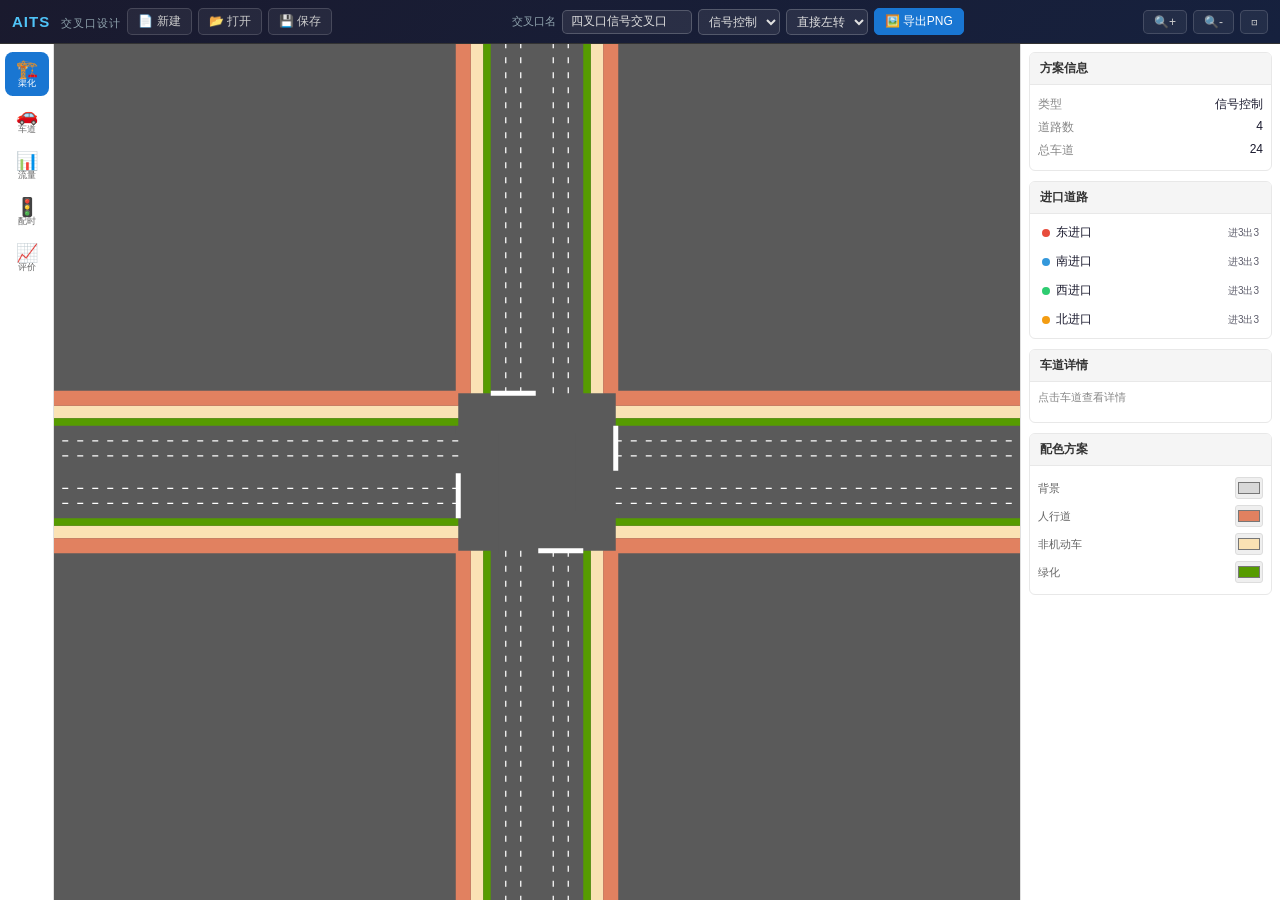
<file: intersection/index.html>
<!DOCTYPE html>
<html lang="zh-CN">
<head>
<meta charset="UTF-8">
<meta name="viewport" content="width=device-width, initial-scale=1.0">
<title>交叉口设计 - AITS</title>
<link rel="stylesheet" href="css/style.css?v=1.5">
</head>
<body>

<!-- 顶部工具栏 -->
<header id="topbar">
  <div class="tb-left">
    <span class="logo">AITS <small>交叉口设计</small></span>
    <button class="btn" id="btn-new" title="新建方案">📄 新建</button>
    <button class="btn" id="btn-open" title="打开方案文件">📂 打开</button>
    <button class="btn" id="btn-save" title="保存方案">💾 保存</button>
  </div>
  <div class="tb-center">
    <label class="tb-label">交叉口名</label>
    <input type="text" id="cross-name" value="交叉口设计方案1" class="tb-input">
    <select id="sel-cross-type" class="tb-sel">
      <option value="1">信号控制</option>
      <option value="2">无控制</option>
    </select>
    <select id="sel-draw-type" class="tb-sel">
      <option value="0">直接左转</option>
      <option value="1">二次过街</option>
    </select>
    <button class="btn accent" id="btn-export-png">🖼️ 导出PNG</button>
  </div>
  <div class="tb-right">
    <button class="btn" id="btn-zoom-in" title="放大">🔍+</button>
    <button class="btn" id="btn-zoom-out" title="缩小">🔍-</button>
    <button class="btn" id="btn-fit" title="适应窗口">⊡</button>
  </div>
</header>

<!-- 主内容区 -->
<div id="main-area">

  <!-- 左侧工具栏 -->
  <aside id="side-toolbar">
    <button class="stb-btn active" data-mode="channel" title="渠化设计">
      <span class="stb-icon">🏗️</span><span class="stb-label">渠化</span>
    </button>
    <button class="stb-btn" data-mode="lane-func" title="车道功能">
      <span class="stb-icon">🚗</span><span class="stb-label">车道</span>
    </button>
    <button class="stb-btn" data-mode="flow" title="流量输入（待开发）">
      <span class="stb-icon">📊</span><span class="stb-label">流量</span>
    </button>
    <button class="stb-btn" data-mode="signal" title="信号配时（待开发）">
      <span class="stb-icon">🚦</span><span class="stb-label">配时</span>
    </button>
    <button class="stb-btn" data-mode="eval" title="交叉口评价（待开发）">
      <span class="stb-icon">📈</span><span class="stb-label">评价</span>
    </button>
  </aside>

  <!-- 中央绘图区 -->
  <div id="canvas-container">
    <canvas id="main-canvas"></canvas>
    <!-- 车道功能浮动菜单 -->
    <div id="lane-func-menu" class="popup-menu" style="display:none">
      <div class="popup-title">车道功能</div>
      <div class="popup-items" id="lane-func-items"></div>
    </div>
  </div>

  <!-- 右侧信息面板 -->
  <aside id="info-panel">
    <!-- 方案信息 -->
    <div class="panel-section">
      <div class="panel-title">方案信息</div>
      <div id="cross-info" class="info-grid">
        <div class="info-item"><label>类型</label><span id="info-type">信号控制</span></div>
        <div class="info-item"><label>道路数</label><span id="info-road-count">4</span></div>
        <div class="info-item"><label>总车道</label><span id="info-total-lanes">--</span></div>
      </div>
    </div>

    <!-- 道路列表 -->
    <div class="panel-section">
      <div class="panel-title">进口道路</div>
      <div id="road-list" class="road-list"></div>
    </div>

    <!-- 车道详情 -->
    <div class="panel-section">
      <div class="panel-title">车道详情</div>
      <div id="lane-detail" class="lane-detail">点击车道查看详情</div>
    </div>

    <!-- 颜色设置 -->
    <div class="panel-section">
      <div class="panel-title">配色方案</div>
      <div id="color-picker" class="color-grid">
        <div class="color-row"><label>背景</label><input type="color" id="clr-bg" value="#D8D8D8"></div>
        <div class="color-row"><label>人行道</label><input type="color" id="clr-sidewalk" value="#E18160"></div>
        <div class="color-row"><label>非机动车</label><input type="color" id="clr-nonmotor" value="#FAE2B4"></div>
        <div class="color-row"><label>绿化</label><input type="color" id="clr-green" value="#569B00"></div>
      </div>
    </div>
  </aside>
</div>

<!-- 新建交叉口对话框 -->
<div id="modal-new" class="modal" style="display:none">
  <div class="modal-box">
    <div class="modal-title">新建交叉口方案</div>
    <div class="modal-body">
      <div class="form-row">
        <label>交叉口名称</label>
        <input type="text" id="new-cross-name" value="交叉口设计方案1">
      </div>
      <div class="form-row">
        <label>进口道数量</label>
        <select id="new-road-count">
          <option value="3">3（三叉口）</option>
          <option value="4" selected>4（四叉口）</option>
        </select>
      </div>
      <div class="form-row">
        <label>交叉口类型</label>
        <select id="new-cross-type">
          <option value="1">信号控制</option>
          <option value="2">无控制</option>
        </select>
      </div>
      <div class="form-row">
        <label>左转模式</label>
        <select id="new-draw-type">
          <option value="0">直接左转</option>
          <option value="1">二次过街</option>
        </select>
      </div>
    </div>
    <div class="modal-ft">
      <button class="btn" id="btn-modal-cancel">取消</button>
      <button class="btn accent" id="btn-modal-ok">确定</button>
    </div>
  </div>
</div>

<script src="js/utils.js?v=1.5"></script>
<script src="js/models.js?v=1.5"></script>
<script src="js/geometry.js?v=1.5"></script>
<script src="js/canvas-render.js?v=1.5"></script>
<script src="js/app.js?v=1.5"></script>
</body>
</html>
</file>
<file: cross-section/css/style.css>
/* ===== 横断面设计 v3.0 — 全桌面版风格 ===== */
* { margin: 0; padding: 0; box-sizing: border-box; }

body {
  font-family: 'Microsoft YaHei', 'Segoe UI', sans-serif;
  background: #1a1a2e;
  color: #e0e0e0;
  height: 100vh;
  display: flex;
  flex-direction: column;
  overflow: hidden;
  user-select: none;
}

/* ===== 顶部工具栏 ===== */
#top-toolbar {
  display: flex;
  align-items: center;
  gap: 4px;
  padding: 6px 12px;
  background: #252540;
  border-bottom: 1px solid #3a3a5c;
  min-height: 42px;
  flex-shrink: 0;
}
.tb-group { display: flex; align-items: center; gap: 3px; }
.tb-sep { width: 1px; height: 24px; background: #4a4a6a; margin: 0 6px; }
.tb-btn {
  padding: 5px 10px;
  background: #33335a;
  color: #ddd;
  border: 1px solid #4a4a7a;
  border-radius: 4px;
  cursor: pointer;
  font-size: 12px;
  white-space: nowrap;
  transition: background 0.15s;
}
.tb-btn:hover { background: #44447a; }
.tb-btn.accent { background: #2a6a4a; border-color: #3a8a6a; }
.tb-btn.accent:hover { background: #3a8a5a; }
.tb-label { font-size: 11px; color: #aaa; margin-right: 3px; }
.tb-select {
  padding: 4px 6px;
  background: #2a2a4a;
  color: #ddd;
  border: 1px solid #4a4a7a;
  border-radius: 4px;
  font-size: 12px;
}
.tb-input {
  padding: 4px 6px;
  width: 55px;
  background: #2a2a4a;
  color: #ddd;
  border: 1px solid #4a4a7a;
  border-radius: 4px;
  font-size: 12px;
}
.tb-right { margin-left: auto; display: flex; gap: 12px; }
.tb-status { font-size: 11px; color: #888; }

/* ===== 主区域 ===== */
#main-area {
  display: flex;
  flex: 1;
  overflow: hidden;
}

/* ===== 左面板 ===== */
#left-panel {
  width: 180px;
  min-width: 180px;
  background: #1e1e38;
  border-right: 1px solid #3a3a5c;
  padding: 8px;
  overflow-y: auto;
  flex-shrink: 0;
}
.panel-section { margin-bottom: 12px; }
.panel-section h3 {
  font-size: 12px;
  color: #888;
  margin-bottom: 6px;
  padding-bottom: 4px;
  border-bottom: 1px solid #3a3a5c;
}
.info-row {
  display: flex;
  justify-content: space-between;
  padding: 3px 0;
  font-size: 11px;
}
.ilabel { color: #999; }
.ivalue { color: #eee; font-weight: bold; }
#element-list { font-size: 11px; }
.elem-item {
  padding: 3px 6px;
  cursor: pointer;
  border-radius: 3px;
  color: #ccc;
}
.elem-item:hover { background: #33335a; }
.elem-item.selected { background: #2a6a4a; color: #fff; }

/* ===== 画布容器 ===== */
#canvas-container {
  flex: 1;
  position: relative;
  background: #0d0d1a;
  overflow: hidden;
}
#main-canvas {
  display: block;
  cursor: grab;
}
#main-canvas:active { cursor: grabbing; }
#main-canvas.pointing { cursor: pointer; }

/* ===== 右侧属性面板 ===== */
#right-panel {
  width: 200px;
  min-width: 200px;
  background: #1e1e38;
  border-left: 1px solid #3a3a5c;
  padding: 10px;
  overflow-y: auto;
  flex-shrink: 0;
}
#right-panel h3 {
  font-size: 13px;
  margin-bottom: 8px;
  color: #ccc;
}
.prop-row {
  display: flex;
  align-items: center;
  margin-bottom: 6px;
  font-size: 11px;
}
.prop-label { 
  width: 60px;
  color: #999;
  flex-shrink: 0;
}
.prop-input {
  flex: 1;
  padding: 3px 5px;
  background: #2a2a4a;
  color: #ddd;
  border: 1px solid #4a4a7a;
  border-radius: 3px;
  font-size: 11px;
  width: 100%;
}
.prop-input-sm { width: 50px; }
.prop-select {
  flex: 1;
  padding: 3px;
  background: #2a2a4a;
  color: #ddd;
  border: 1px solid #4a4a7a;
  border-radius: 3px;
  font-size: 11px;
}
.prop-check {
  margin-right: 4px;
}

/* ===== 底部工具栏 ===== */
#bottom-toolbar {
  display: flex;
  align-items: center;
  gap: 2px;
  padding: 6px 12px;
  background: #252540;
  border-top: 1px solid #3a3a5c;
  min-height: 44px;
  flex-shrink: 0;
  justify-content: center;
}
.elem-btn {
  display: flex;
  flex-direction: column;
  align-items: center;
  gap: 1px;
  padding: 3px 8px;
  background: #33335a;
  color: #ccc;
  border: 1px solid #4a4a7a;
  border-radius: 4px;
  cursor: pointer;
  font-size: 10px;
  min-width: 44px;
  transition: all 0.15s;
}
.elem-btn:hover { background: #44447a; color: #fff; }
.elem-btn:active { background: #55559a; }
.elem-btn.danger { background: #6a2a2a; border-color: #8a3a3a; }
.elem-btn.danger:hover { background: #8a3a3a; }
.elem-btn:disabled { opacity: 0.4; cursor: not-allowed; }
.eicon { font-size: 16px; }
.btb-sep { width: 1px; height: 28px; background: #4a4a6a; margin: 0 4px; }

/* ===== 加载遮罩 ===== */
#loading-overlay {
  position: absolute;
  inset: 0;
  background: rgba(13,13,26,0.85);
  display: flex;
  flex-direction: column;
  align-items: center;
  justify-content: center;
  z-index: 100;
}
.spinner {
  width: 36px; height: 36px;
  border: 3px solid #4a4a7a;
  border-top-color: #6ac;
  border-radius: 50%;
  animation: spin 0.8s linear infinite;
}
@keyframes spin { to { transform: rotate(360deg); } }

/* ===== 滚动条 ===== */
::-webkit-scrollbar { width: 6px; }
::-webkit-scrollbar-track { background: #1a1a2e; }
::-webkit-scrollbar-thumb { background: #4a4a6a; border-radius: 3px; }
</file>
<file: intersection/css/style.css>
/* === 交叉口设计 - AITS 现代风格 === */
* { margin:0; padding:0; box-sizing:border-box; }
html, body { height:100%; overflow:hidden; font-family: -apple-system, BlinkMacSystemFont, "Segoe UI", "PingFang SC", "Microsoft YaHei", sans-serif; font-size:13px; color:#1a1a2e; background:#f0f2f5; }

/* === Header === */
#topbar {
  display:flex; align-items:center; height:44px; padding:0 12px;
  background:linear-gradient(135deg, #1a1a2e 0%, #16213e 100%);
  color:#e0e0e0; gap:16px; border-bottom:1px solid #333;
}
.tb-left, .tb-center, .tb-right { display:flex; align-items:center; gap:6px; }
.tb-center { flex:1; justify-content:center; }
.logo { font-size:15px; font-weight:700; color:#4fc3f7; letter-spacing:1px; white-space:nowrap; }
.logo small { font-size:11px; color:#90a4ae; font-weight:400; margin-left:6px; }

.btn {
  padding:4px 10px; border:1px solid rgba(255,255,255,0.15); border-radius:5px;
  background:rgba(255,255,255,0.06); color:#ccc; cursor:pointer; font-size:12px;
  transition:all 0.15s; white-space:nowrap;
}
.btn:hover { background:rgba(255,255,255,0.12); color:#fff; border-color:rgba(255,255,255,0.3); }
.btn.accent { background:#1976d2; border-color:#1976d2; color:#fff; }
.btn.accent:hover { background:#1565c0; }

.tb-label { font-size:11px; color:#90a4ae; white-space:nowrap; }
.tb-input {
  width:130px; padding:4px 8px; border-radius:5px; border:1px solid rgba(255,255,255,0.2);
  background:rgba(255,255,255,0.08); color:#e0e0e0; font-size:12px; outline:none;
}
.tb-input:focus { border-color:#4fc3f7; }
.tb-sel {
  padding:4px 6px; border-radius:5px; border:1px solid rgba(255,255,255,0.2);
  background:rgba(255,255,255,0.08); color:#e0e0e0; font-size:12px; outline:none; cursor:pointer;
}

/* === Main Area === */
#main-area {
  display:flex; height:calc(100vh - 44px);
}

/* === Left sidebar toolbar === */
#side-toolbar {
  width:54px; background:#fff; display:flex; flex-direction:column; align-items:center;
  padding:8px 0; gap:2px; border-right:1px solid #e0e0e0; flex-shrink:0;
}
.stb-btn {
  width:44px; height:44px; border:none; border-radius:8px; background:transparent;
  cursor:pointer; display:flex; flex-direction:column; align-items:center;
  justify-content:center; gap:1px; transition:all 0.12s; color:#666;
}
.stb-btn:hover { background:#e3f2fd; color:#1976d2; }
.stb-btn.active { background:#1976d2; color:#fff; }
.stb-icon { font-size:18px; line-height:1; }
.stb-label { font-size:9px; line-height:1; }

/* === Canvas Container === */
#canvas-container {
  flex:1; position:relative; overflow:hidden; background:#fafafa;
  cursor:grab;
}
#canvas-container.grabbing { cursor:grabbing; }
#canvas-container.lane-select { cursor:pointer; }
#main-canvas { display:block; width:100%; height:100%; }

/* === Popup menus === */
.popup-menu {
  position:absolute; background:#fff; border-radius:8px; box-shadow:0 4px 20px rgba(0,0,0,0.15);
  min-width:120px; z-index:100; overflow:hidden;
}
.popup-title {
  padding:8px 12px; font-size:11px; color:#888; border-bottom:1px solid #eee;
  background:#f8f8f8;
}
.popup-items { padding:4px 0; }
.popup-item {
  display:block; width:100%; padding:7px 12px; border:none; background:transparent;
  text-align:left; cursor:pointer; font-size:12px; color:#333; transition:background 0.1s;
}
.popup-item:hover { background:#e3f2fd; color:#1976d2; }
.popup-item .picon { margin-right:6px; font-size:14px; }

/* === Right Info Panel === */
#info-panel {
  width:260px; background:#fff; border-left:1px solid #e0e0e0; overflow-y:auto;
  flex-shrink:0; padding:8px;
}
.panel-section {
  margin-bottom:10px; border:1px solid #e8e8e8; border-radius:6px; overflow:hidden;
}
.panel-title {
  padding:7px 10px; background:#f5f5f5; font-size:12px; font-weight:600;
  color:#333; border-bottom:1px solid #e8e8e8;
}
.info-grid { padding:8px; }
.info-item { display:flex; justify-content:space-between; padding:3px 0; font-size:12px; }
.info-item label { color:#888; }
.info-item span { font-weight:500; }

.road-list { padding:4px; }
.road-item {
  padding:6px 8px; cursor:pointer; border-radius:4px; font-size:12px;
  transition:background 0.1s; display:flex; align-items:center; gap:6px;
}
.road-item:hover { background:#e3f2fd; }
.road-item.selected { background:#1976d2; color:#fff; }
.road-icon { width:8px; height:8px; border-radius:50%; display:inline-block; }
.road-name { flex:1; }
.road-lanes { font-size:10px; opacity:0.7; }

.lane-detail { padding:8px; font-size:11px; color:#888; min-height:40px; }
.lane-detail .lane-func-tag {
  display:inline-block; padding:2px 6px; border-radius:3px; font-size:10px;
  background:#e3f2fd; color:#1976d2; margin:2px;
}

.color-grid { padding:8px; }
.color-row { display:flex; align-items:center; gap:8px; padding:3px 0; font-size:11px; }
.color-row label { flex:1; color:#666; }
.color-row input[type="color"] {
  width:28px; height:22px; border:1px solid #ddd; border-radius:3px; cursor:pointer; padding:0;
}

/* === Modal === */
.modal {
  position:fixed; inset:0; background:rgba(0,0,0,0.4); display:flex;
  align-items:center; justify-content:center; z-index:200;
}
.modal-box {
  background:#fff; border-radius:10px; width:360px; box-shadow:0 8px 30px rgba(0,0,0,0.2);
}
.modal-title { padding:14px 18px; font-size:15px; font-weight:600; border-bottom:1px solid #eee; }
.modal-body { padding:18px; }
.form-row { margin-bottom:12px; }
.form-row label { display:block; margin-bottom:4px; font-size:12px; color:#666; }
.form-row input, .form-row select {
  width:100%; padding:7px 10px; border:1px solid #ddd; border-radius:5px;
  font-size:13px; outline:none;
}
.form-row input:focus, .form-row select:focus { border-color:#1976d2; }
.modal-ft {
  display:flex; justify-content:flex-end; gap:8px; padding:12px 18px;
  border-top:1px solid #eee;
}

/* === Scrollbars === */
::-webkit-scrollbar { width:5px; }
::-webkit-scrollbar-track { background:transparent; }
::-webkit-scrollbar-thumb { background:#ccc; border-radius:3px; }
::-webkit-scrollbar-thumb:hover { background:#aaa; }
</file>
